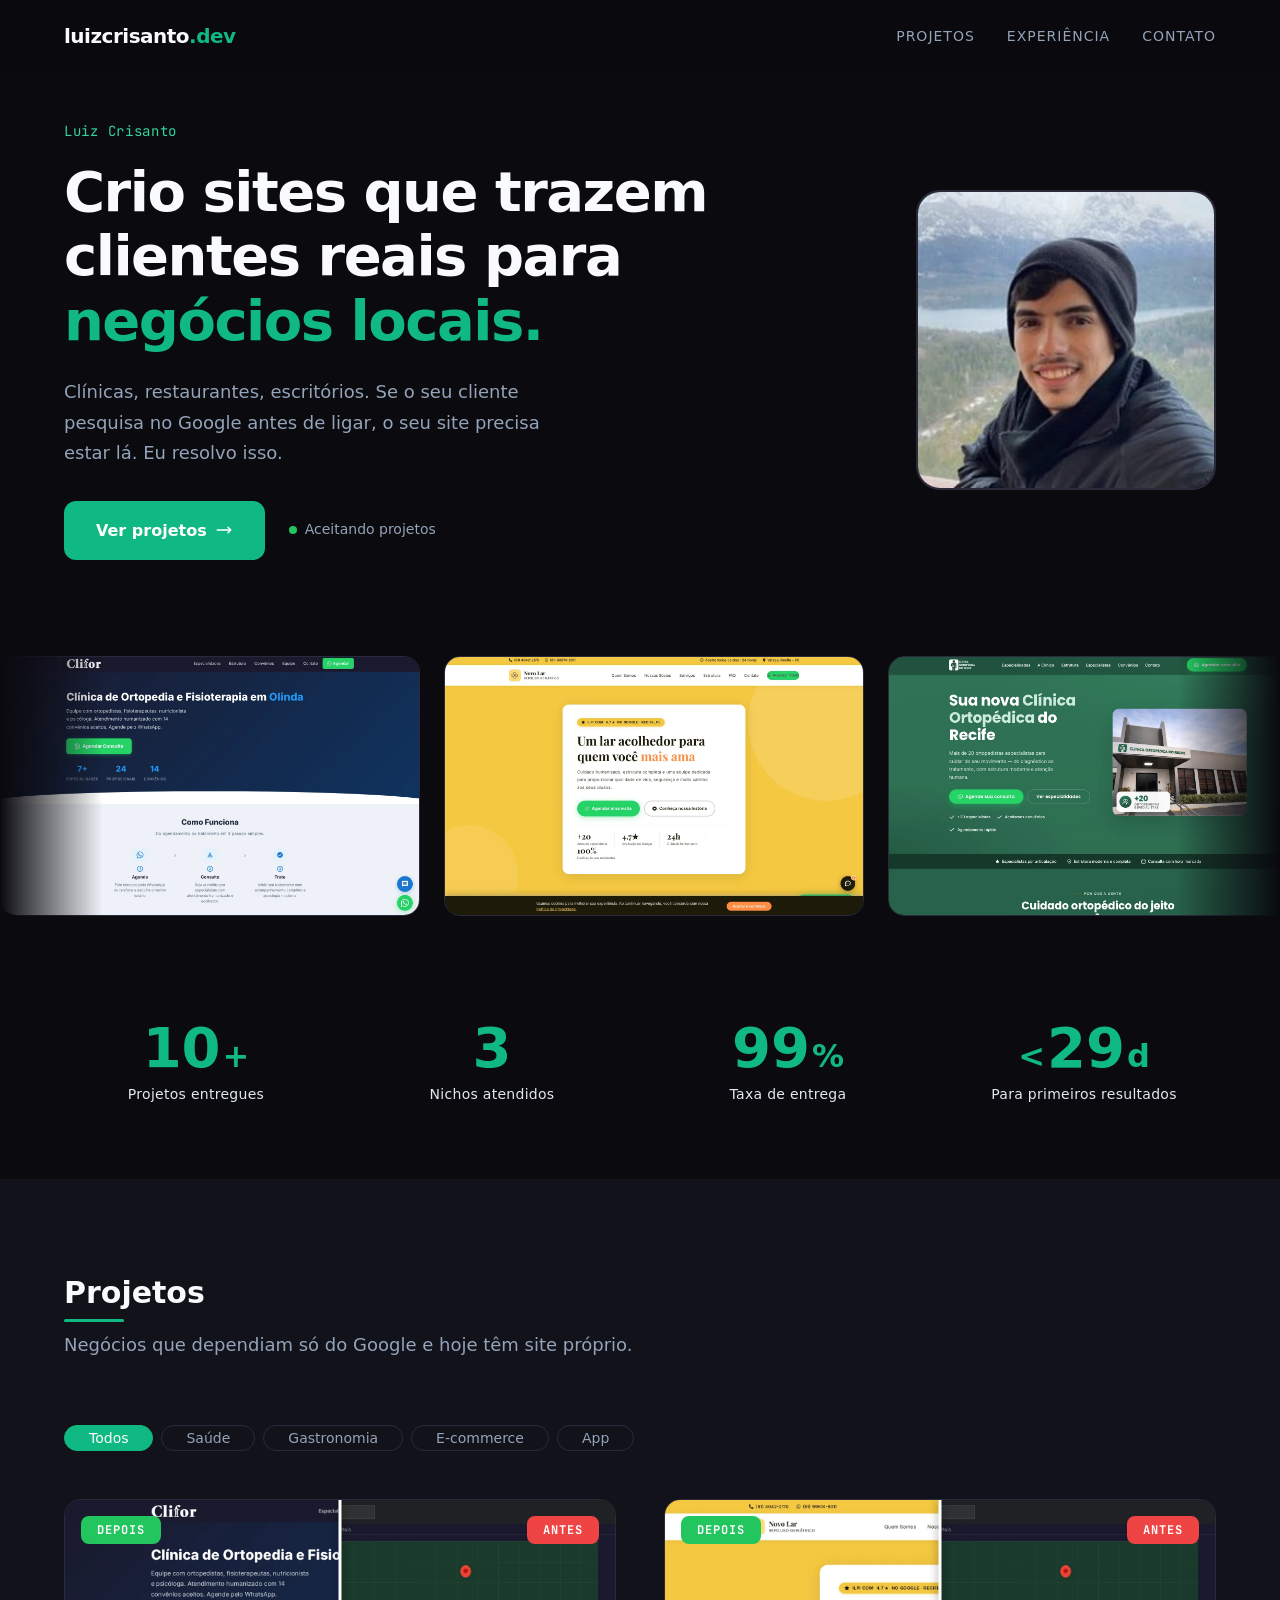
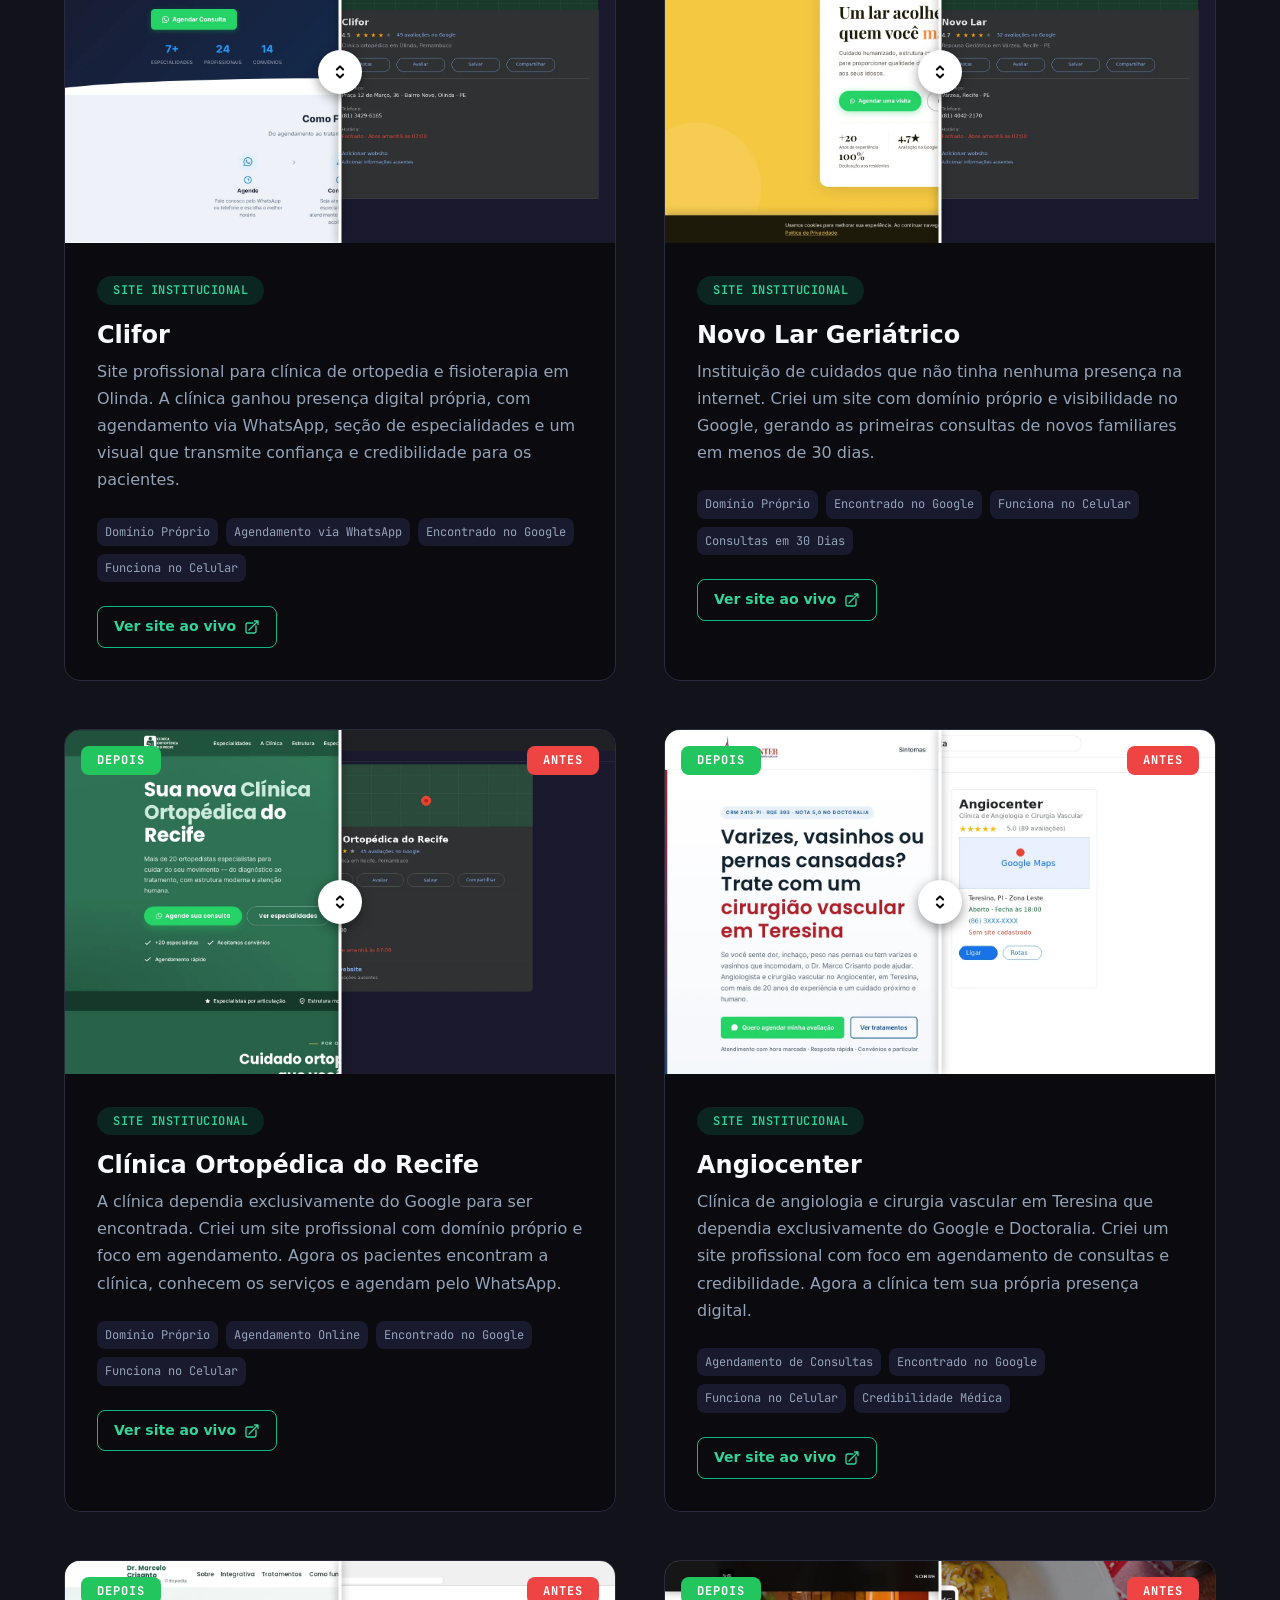
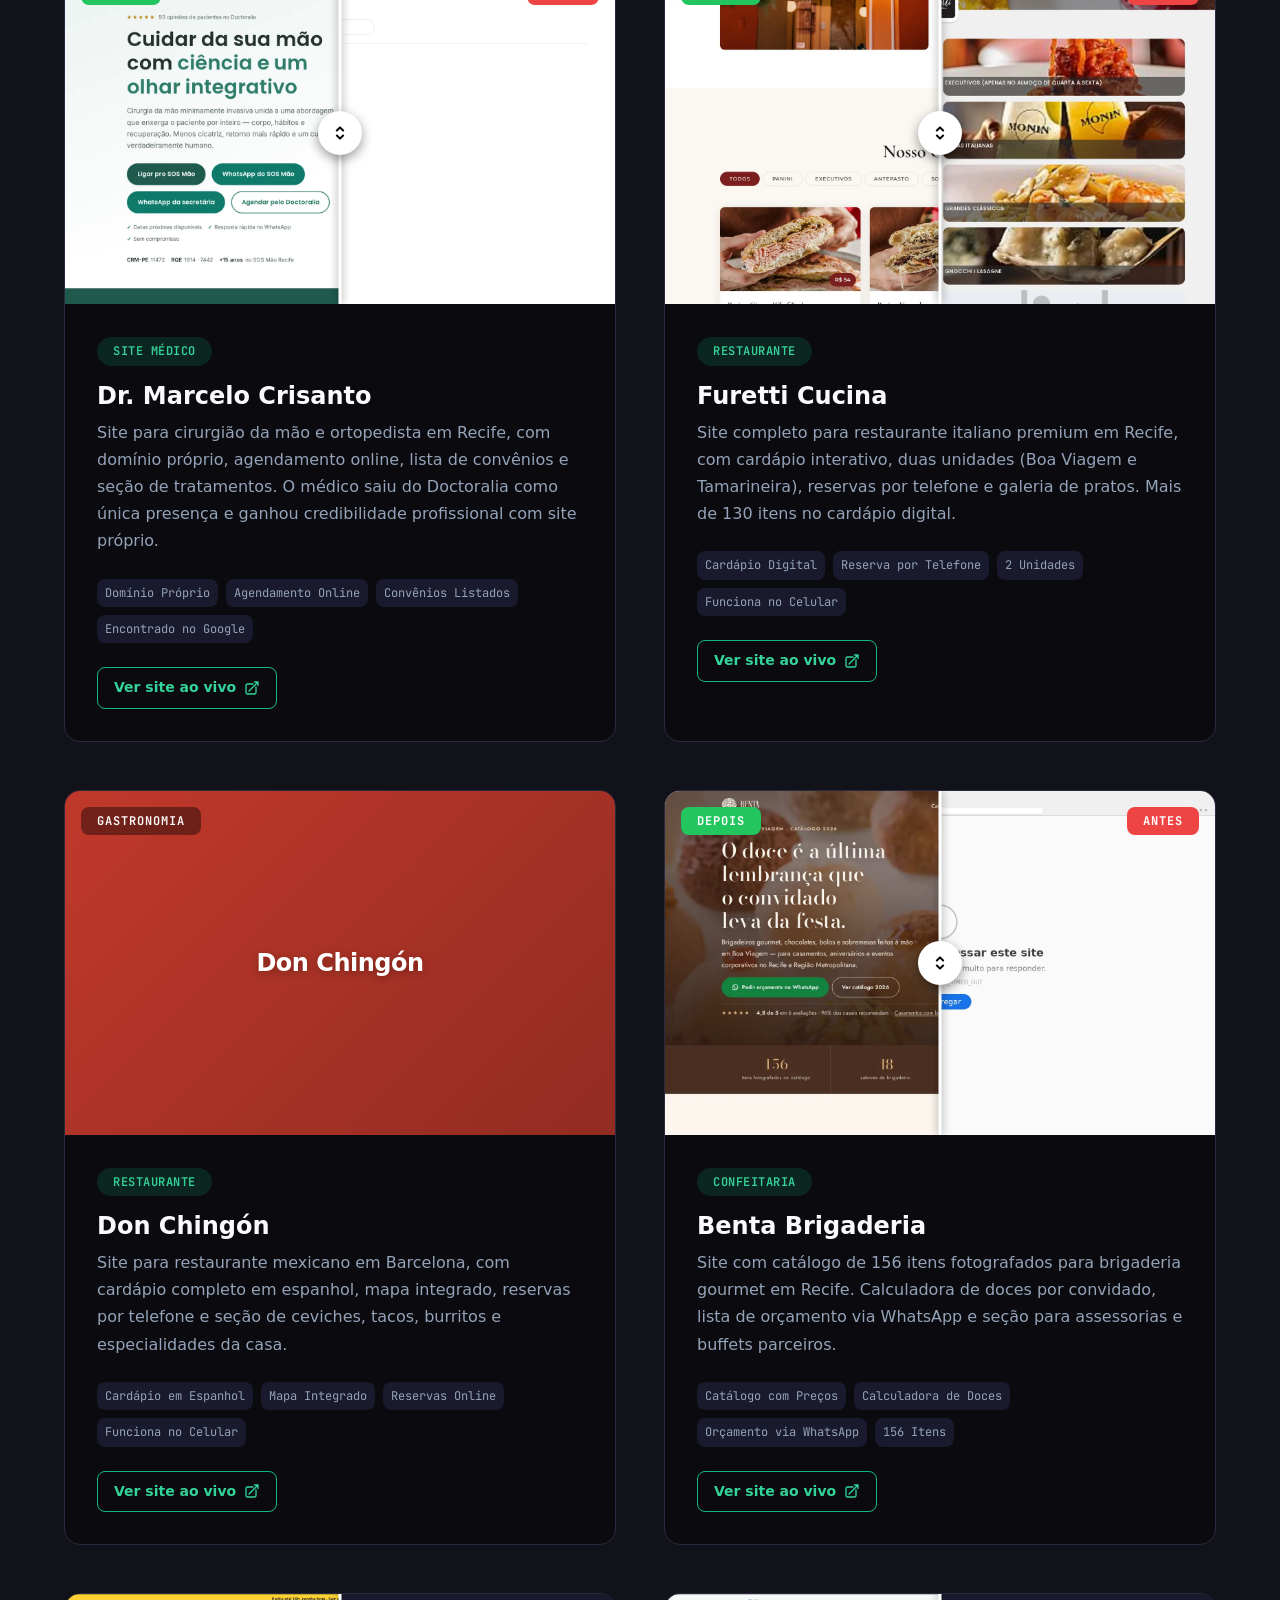
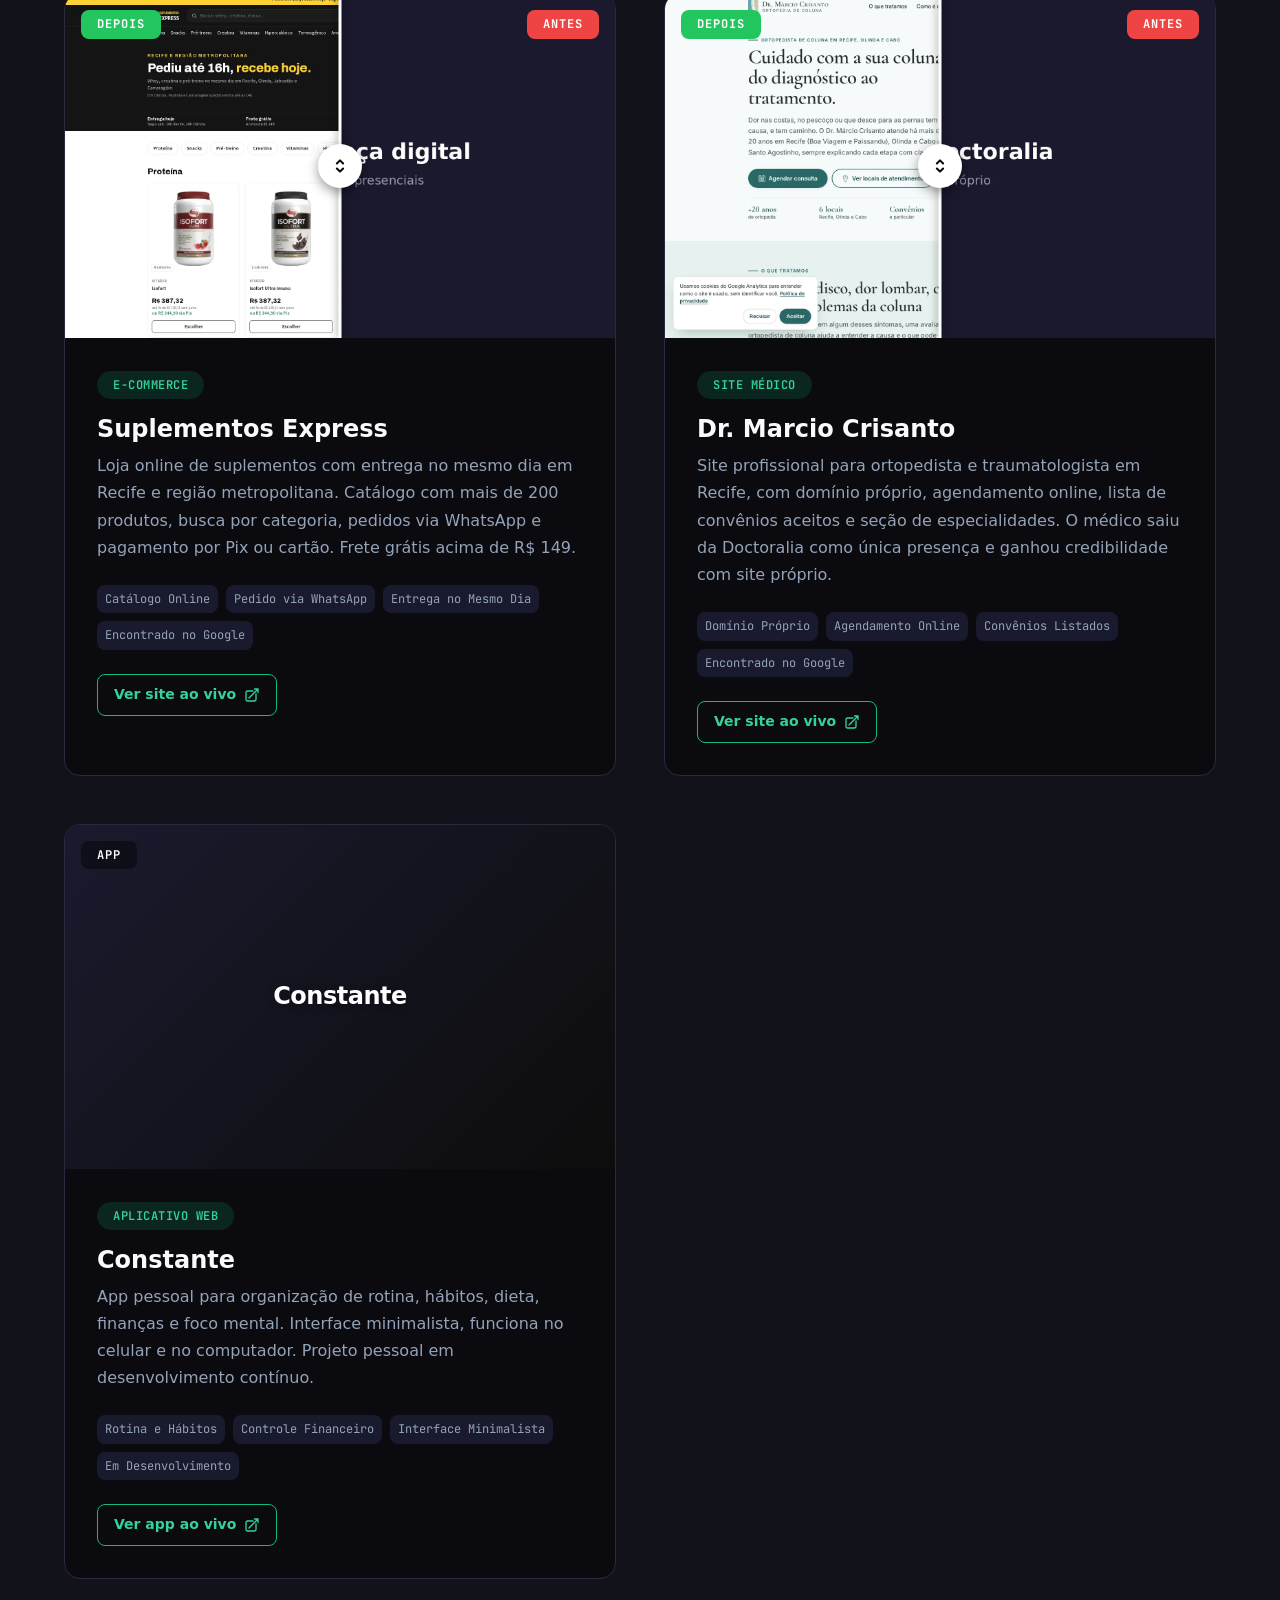
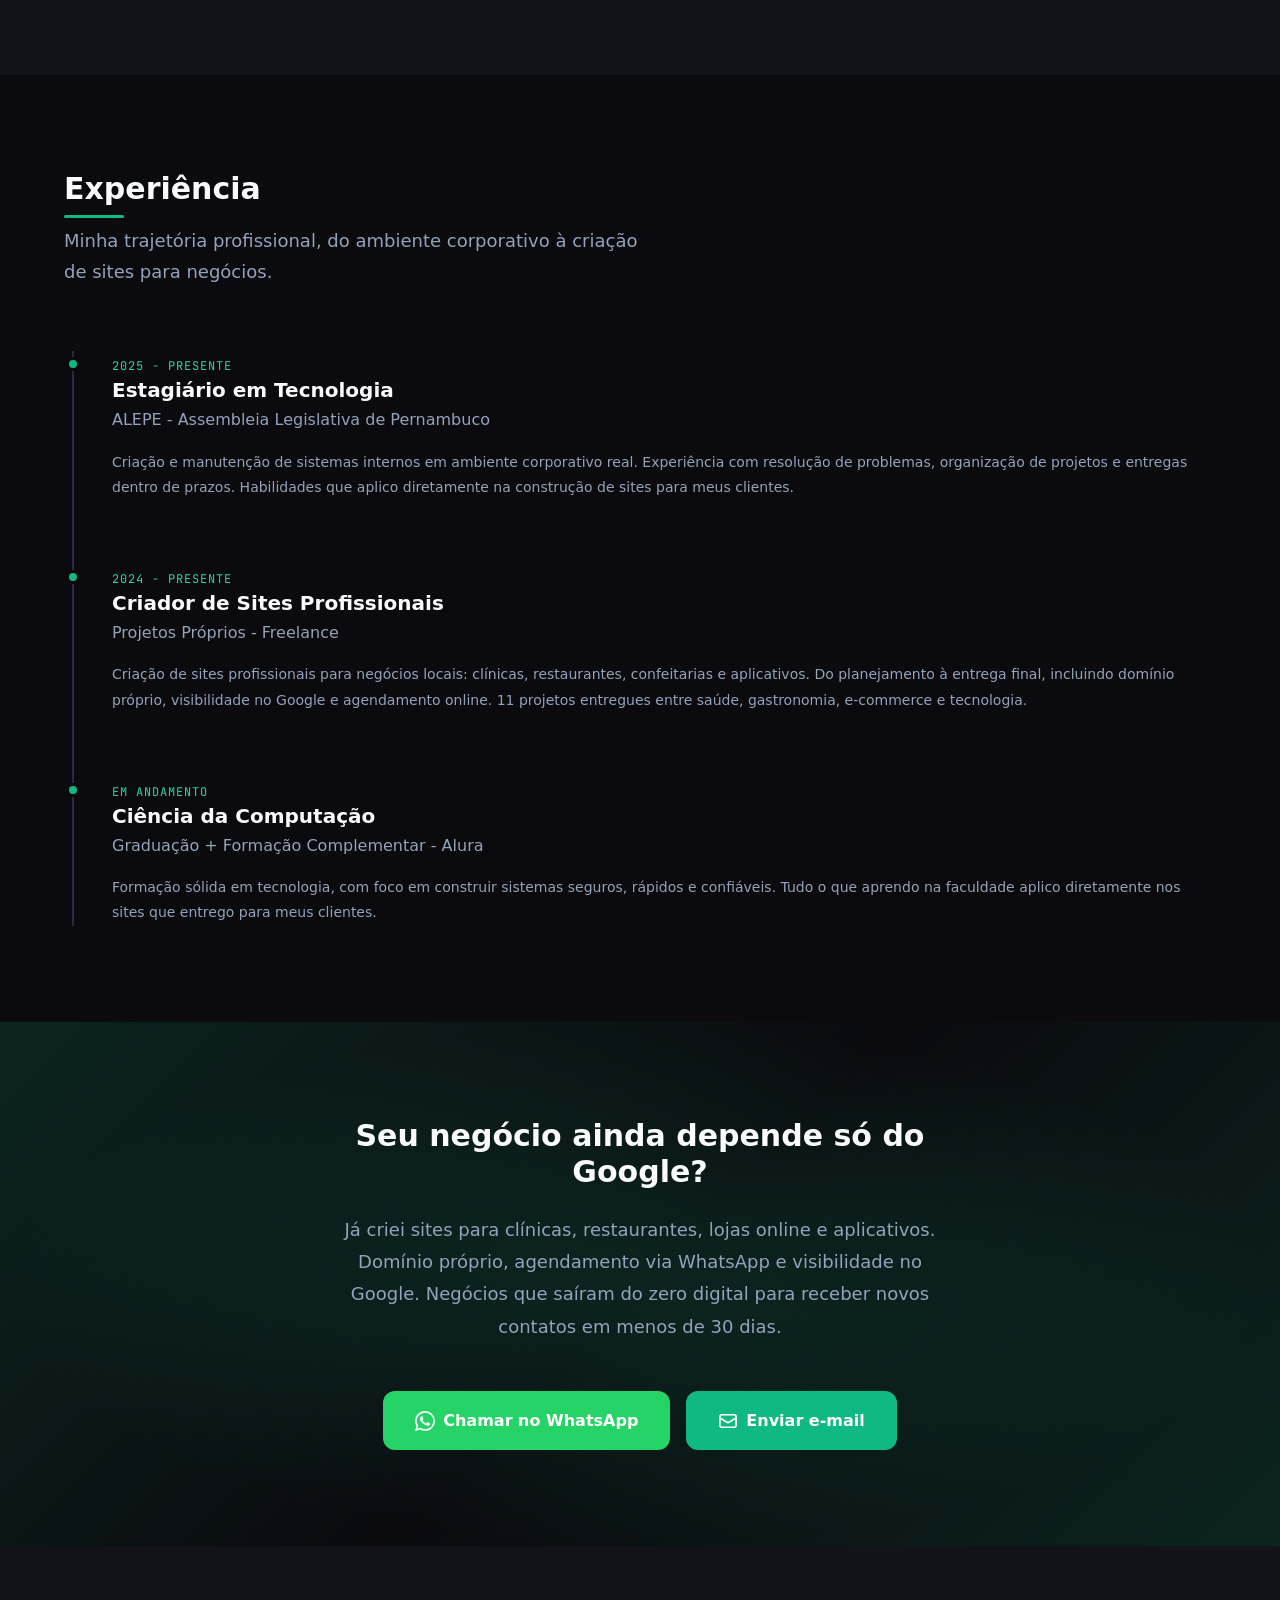
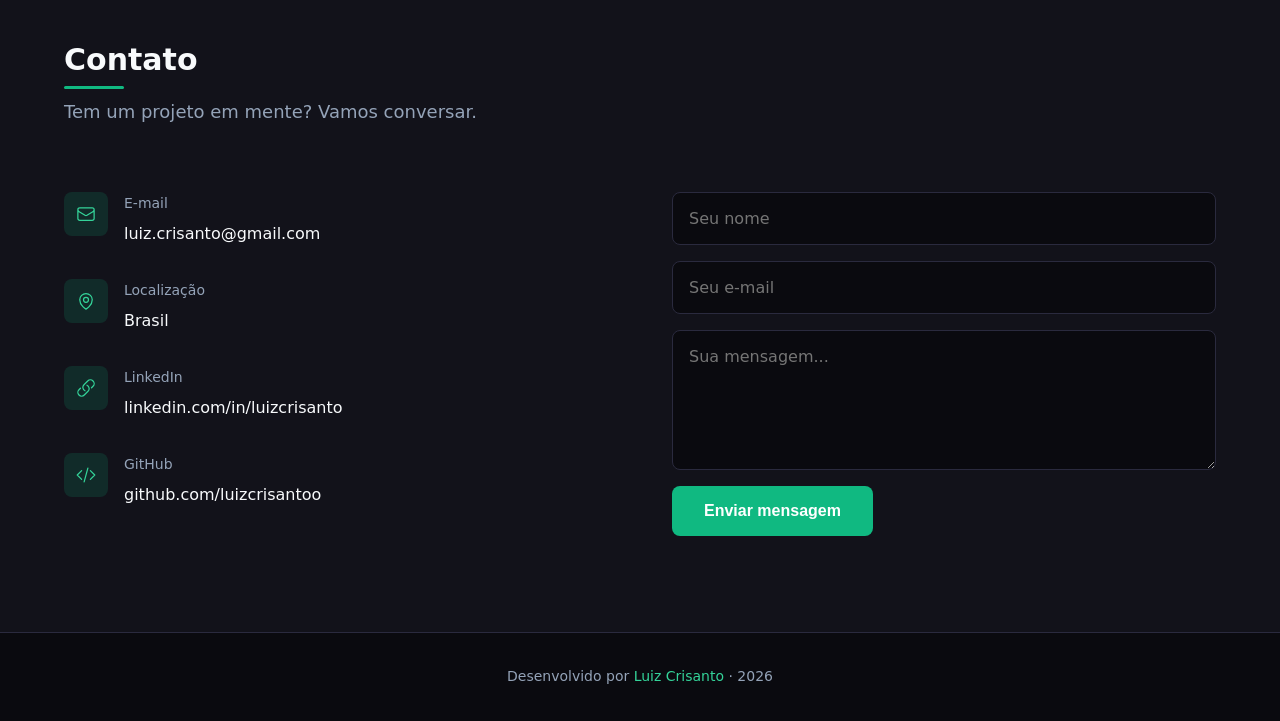
<file: index.html>
<!DOCTYPE html>
<html lang="pt-BR">
<head>
  <meta charset="UTF-8">
  <meta name="viewport" content="width=device-width, initial-scale=1.0">
  <meta name="description" content="Luiz Crisanto | Sites profissionais para negócios locais. 11 projetos entregues em saúde, gastronomia, e-commerce e tecnologia. Domínio próprio, agendamento online e presença no Google.">
  <meta name="author" content="Luiz Eduardo Cajueiro Crisanto">

  <!-- Open Graph -->
  <meta property="og:title" content="Luiz Crisanto |Sites Profissionais para Negócios">
  <meta property="og:description" content="11 projetos entregues em saúde, gastronomia, e-commerce e tecnologia. Domínio próprio, agendamento online e visibilidade no Google.">
  <meta property="og:type" content="website">
  <meta property="og:locale" content="pt_BR">
  <meta property="og:url" content="https://www.devluizcrisanto.com.br/">
  <meta property="og:image" content="https://www.devluizcrisanto.com.br/assets/images/og-image.jpg">
  <meta property="og:image:width" content="1200">
  <meta property="og:image:height" content="630">
  <meta property="og:site_name" content="Luiz Crisanto |Sites Profissionais">

  <!-- Twitter Card -->
  <meta name="twitter:card" content="summary_large_image">
  <meta name="twitter:title" content="Luiz Crisanto |Sites Profissionais para Negócios">
  <meta name="twitter:description" content="11 projetos entregues em saúde, gastronomia, e-commerce e tecnologia. Domínio próprio, agendamento online e visibilidade no Google.">
  <meta name="twitter:image" content="https://www.devluizcrisanto.com.br/assets/images/og-image.jpg">

  <!--
    Headers de segurança (configurar no servidor / Vercel / Netlify):
    Content-Security-Policy: default-src 'self'; script-src 'self'; style-src 'self' https://fonts.googleapis.com https://api.fontshare.com; font-src https://fonts.gstatic.com https://cdn.fontshare.com; img-src 'self' data:; connect-src 'self' https://formsubmit.co
    X-Frame-Options: DENY
    X-Content-Type-Options: nosniff
    Referrer-Policy: strict-origin-when-cross-origin
    Permissions-Policy: camera=(), microphone=(), geolocation=()
    Strict-Transport-Security: max-age=31536000; includeSubDomains
  -->

  <title>Luiz Crisanto |Sites Profissionais para Negócios</title>
  <link rel="canonical" href="https://www.devluizcrisanto.com.br/">
  <meta name="robots" content="index, follow">
  <meta name="theme-color" content="#0a0a0f">
  <link rel="icon" href="favicon.ico" sizes="any">
  <link rel="apple-touch-icon" href="apple-touch-icon.png">

  <!-- Fonts -->
  <link rel="preconnect" href="https://api.fontshare.com" crossorigin>
  <link href="https://api.fontshare.com/v2/css?f[]=satoshi@400,500,700,900&display=swap" rel="stylesheet">
  <link rel="preconnect" href="https://fonts.googleapis.com">
  <link rel="preconnect" href="https://fonts.gstatic.com" crossorigin>
  <link href="https://fonts.googleapis.com/css2?family=JetBrains+Mono:wght@400;500;700&display=swap" rel="stylesheet">

  <!-- CSS -->
  <link rel="preload" href="css/styles.css" as="style">
  <link rel="stylesheet" href="css/styles.css">

  <!-- Structured Data -->
  <script type="application/ld+json">
  {
    "@context": "https://schema.org",
    "@type": "Person",
    "name": "Luiz Eduardo Cajueiro Crisanto",
    "alternateName": "Luiz Crisanto",
    "url": "https://www.devluizcrisanto.com.br",
    "image": "https://www.devluizcrisanto.com.br/assets/images/profile.webp",
    "jobTitle": "Criador de Sites Profissionais",
    "description": "Sites profissionais para negócios locais. 11 projetos entregues em saúde, gastronomia, e-commerce e tecnologia.",
    "knowsAbout": ["Sites Profissionais", "Presença Digital", "Agendamento Online", "Domínio Próprio", "Visibilidade no Google", "Sites para Restaurantes", "Sites para Clínicas", "E-commerce", "Loja Online"],
    "sameAs": [
      "https://www.linkedin.com/in/luizcrisanto/",
      "https://github.com/luizcrisantoo"
    ],
    "email": "mailto:luiz.crisanto@gmail.com",
    "address": {
      "@type": "PostalAddress",
      "addressCountry": "BR",
      "addressRegion": "PE"
    }
  }
  </script>
</head>
<body>

  <!-- ════════════════════════════════════════════════════════════════════════
       HEADER / NAVEGAÇÃO
       ════════════════════════════════════════════════════════════════════════ -->
  <header class="header" id="header">
    <div class="container header__inner">
      <a href="#" class="header__logo">luizcrisanto<span>.dev</span></a>

      <nav aria-label="Navegação principal">
        <ul class="nav__list" id="navList">
          <li><a href="#projects" class="nav__link">Projetos</a></li>
          <li><a href="#experience" class="nav__link">Experiência</a></li>
          <li><a href="#contact" class="nav__link">Contato</a></li>
        </ul>
      </nav>

      <button class="nav__toggle" id="navToggle" aria-label="Abrir menu" aria-expanded="false">
        <span></span>
        <span></span>
        <span></span>
      </button>
    </div>
  </header>

  <main>

  <!-- ════════════════════════════════════════════════════════════════════════
       HERO
       ════════════════════════════════════════════════════════════════════════ -->
  <section class="hero" id="hero">
    <div class="container hero__grid">
      <div class="hero__content">
        <p class="hero__intro">Luiz Crisanto</p>

        <h1 class="hero__title">
          Crio sites que trazem<br>
          clientes reais para<br>
          <span class="hero__title-accent">negócios locais.</span>
        </h1>

        <p class="hero__description">
          Clínicas, restaurantes, escritórios. Se o seu cliente pesquisa no
          Google antes de ligar, o seu site precisa estar lá. Eu resolvo isso.
        </p>

        <div class="hero__actions">
          <a href="#projects" class="hero__cta">
            Ver projetos
            <svg xmlns="http://www.w3.org/2000/svg" fill="none" viewBox="0 0 24 24" stroke-width="2" stroke="currentColor">
              <path stroke-linecap="round" stroke-linejoin="round" d="M17.25 8.25 21 12m0 0-3.75 3.75M21 12H3"/>
            </svg>
          </a>
          <span class="hero__signal">
            <span class="hero__signal-dot"></span>
            Aceitando projetos
          </span>
        </div>
      </div>

      <div class="hero__visual">
        <img
          src="assets/images/profile.webp"
          alt="Luiz Crisanto, desenvolvedor web"
          class="hero__photo"
          width="320"
          height="320"
          loading="eager"
        >
      </div>
    </div>
  </section>

  <!-- ════════════════════════════════════════════════════════════════════════
       SHOWCASE — Galeria 3D de projetos
       ════════════════════════════════════════════════════════════════════════ -->
  <section class="showcase" aria-label="Galeria de projetos">
    <div class="showcase__track">
      <img src="assets/images/clifor-after.webp" alt="Clifor" class="showcase__img" loading="lazy">
      <img src="assets/images/novolar-after.webp" alt="Novo Lar Geriátrico" class="showcase__img" loading="lazy">
      <img src="assets/images/ortopedica-after.webp" alt="Clínica Ortopédica do Recife" class="showcase__img" loading="lazy">
      <img src="assets/images/drmarco-after.webp" alt="Angiocenter" class="showcase__img" loading="lazy">
      <img src="assets/images/drmarcelo-after.webp" alt="Dr. Marcelo Crisanto" class="showcase__img" loading="lazy">
      <img src="assets/images/furetti-after.webp" alt="Furetti Cucina" class="showcase__img" loading="lazy">
      <img src="assets/images/donchingon-after.webp" alt="Don Chingón" class="showcase__img" loading="lazy">
      <img src="assets/images/benta-after.webp" alt="Benta Brigaderia" class="showcase__img" loading="lazy">
      <img src="assets/images/suplementos-after.webp" alt="Suplementos Express" class="showcase__img" loading="lazy">
      <img src="assets/images/drmarcio-after.webp" alt="Dr. Marcio Crisanto" class="showcase__img" loading="lazy">
      <img src="assets/images/constante-after.webp" alt="Constante" class="showcase__img" loading="lazy">
      <!-- Duplicados para loop infinito -->
      <img src="assets/images/clifor-after.webp" alt="" class="showcase__img" loading="lazy" aria-hidden="true">
      <img src="assets/images/novolar-after.webp" alt="" class="showcase__img" loading="lazy" aria-hidden="true">
      <img src="assets/images/ortopedica-after.webp" alt="" class="showcase__img" loading="lazy" aria-hidden="true">
      <img src="assets/images/drmarco-after.webp" alt="" class="showcase__img" loading="lazy" aria-hidden="true">
      <img src="assets/images/drmarcelo-after.webp" alt="" class="showcase__img" loading="lazy" aria-hidden="true">
      <img src="assets/images/furetti-after.webp" alt="" class="showcase__img" loading="lazy" aria-hidden="true">
      <img src="assets/images/donchingon-after.webp" alt="" class="showcase__img" loading="lazy" aria-hidden="true">
      <img src="assets/images/benta-after.webp" alt="" class="showcase__img" loading="lazy" aria-hidden="true">
      <img src="assets/images/suplementos-after.webp" alt="" class="showcase__img" loading="lazy" aria-hidden="true">
      <img src="assets/images/drmarcio-after.webp" alt="" class="showcase__img" loading="lazy" aria-hidden="true">
      <img src="assets/images/constante-after.webp" alt="" class="showcase__img" loading="lazy" aria-hidden="true">
    </div>
  </section>

  <!-- ════════════════════════════════════════════════════════════════════════
       STATS — Números e resultados
       ════════════════════════════════════════════════════════════════════════ -->
  <section class="stats">
    <div class="container stats__grid">
      <div class="stats__item reveal">
        <div class="stats__number-wrap">
          <span class="stats__number" data-count="11">0</span>
          <span class="stats__suffix">+</span>
        </div>
        <span class="stats__label">Projetos entregues</span>
      </div>
      <div class="stats__item reveal">
        <div class="stats__number-wrap">
          <span class="stats__number" data-count="4">0</span>
        </div>
        <span class="stats__label">Nichos atendidos</span>
      </div>
      <div class="stats__item reveal">
        <div class="stats__number-wrap">
          <span class="stats__number" data-count="100">0</span>
          <span class="stats__suffix">%</span>
        </div>
        <span class="stats__label">Taxa de entrega</span>
      </div>
      <div class="stats__item reveal">
        <div class="stats__number-wrap">
          <span class="stats__prefix">&lt;</span>
          <span class="stats__number" data-count="30">0</span>
          <span class="stats__suffix">d</span>
        </div>
        <span class="stats__label">Para primeiros resultados</span>
      </div>
    </div>
  </section>

  <!-- ════════════════════════════════════════════════════════════════════════
       PROJETOS
       ════════════════════════════════════════════════════════════════════════ -->
  <section class="section projects" id="projects">
    <div class="container">
      <h2 class="section__title reveal">Projetos</h2>
      <p class="section__subtitle reveal">
        Negócios que dependiam só do Google e hoje têm site próprio.
      </p>

      <div class="projects__filters reveal">
        <button class="filter-btn filter-btn--active" data-filter="todos">Todos</button>
        <button class="filter-btn" data-filter="saude">Saúde</button>
        <button class="filter-btn" data-filter="gastronomia">Gastronomia</button>
        <button class="filter-btn" data-filter="ecommerce">E-commerce</button>
        <button class="filter-btn" data-filter="app">App</button>
      </div>

      <div class="projects__grid">

        <!-- ── Projeto 1: Clifor ── -->
        <article class="project-card reveal" data-category="saude">
          <div class="project-card__slider" data-slider>
            <img
              src="assets/images/clifor-before.webp"
              alt="Clifor - versão anterior do sistema"
              class="project-card__img project-card__img--before"
              loading="lazy"
            >
            <img
              src="assets/images/clifor-after.webp"
              alt="Clifor - nova interface redesenhada"
              class="project-card__img project-card__img--after"
              loading="lazy"
            >
            <span class="project-card__label project-card__label--before">Antes</span>
            <span class="project-card__label project-card__label--after">Depois</span>
            <div class="project-card__divider" data-divider></div>
            <div class="project-card__handle" data-handle>
              <svg xmlns="http://www.w3.org/2000/svg" fill="none" viewBox="0 0 24 24" stroke-width="2.5" stroke="currentColor">
                <path stroke-linecap="round" stroke-linejoin="round" d="M8.25 15 12 18.75 15.75 15m-7.5-6L12 5.25 15.75 9"/>
              </svg>
            </div>
            <input
              type="range"
              min="0"
              max="100"
              value="50"
              class="project-card__range"
              data-range
              aria-label="Comparar antes e depois do projeto Clifor"
            >
          </div>
          <div class="project-card__body">
            <span class="project-card__tag">Site Institucional</span>
            <h3 class="project-card__title">Clifor</h3>
            <p class="project-card__desc">
              Site profissional para clínica de ortopedia e fisioterapia em Olinda.
              A clínica ganhou presença digital própria, com agendamento via WhatsApp,
              seção de especialidades e um visual que transmite confiança
              e credibilidade para os pacientes.
            </p>
            <div class="project-card__tech">
              <span class="project-card__tech-item">Domínio Próprio</span>
              <span class="project-card__tech-item">Agendamento via WhatsApp</span>
              <span class="project-card__tech-item">Encontrado no Google</span>
              <span class="project-card__tech-item">Funciona no Celular</span>
            </div>
            <a href="https://www.cliforolinda.com.br/" class="project-card__link" target="_blank" rel="noopener noreferrer">
              Ver site ao vivo
              <svg xmlns="http://www.w3.org/2000/svg" fill="none" viewBox="0 0 24 24" stroke-width="2" stroke="currentColor" width="16" height="16">
                <path stroke-linecap="round" stroke-linejoin="round" d="M13.5 6H5.25A2.25 2.25 0 0 0 3 8.25v10.5A2.25 2.25 0 0 0 5.25 21h10.5A2.25 2.25 0 0 0 18 18.75V10.5m-10.5 6L21 3m0 0h-5.25M21 3v5.25"/>
              </svg>
            </a>
          </div>
        </article>

        <!-- ── Projeto 2: Novo Lar Geriátrico ── -->
        <article class="project-card reveal" data-category="saude">
          <div class="project-card__slider" data-slider>
            <img
              src="assets/images/novolar-before.webp"
              alt="Novo Lar Geriátrico - sem presença digital"
              class="project-card__img project-card__img--before"
              loading="lazy"
            >
            <img
              src="assets/images/novolar-after.webp"
              alt="Novo Lar Geriátrico - site institucional novo"
              class="project-card__img project-card__img--after"
              loading="lazy"
            >
            <span class="project-card__label project-card__label--before">Antes</span>
            <span class="project-card__label project-card__label--after">Depois</span>
            <div class="project-card__divider" data-divider></div>
            <div class="project-card__handle" data-handle>
              <svg xmlns="http://www.w3.org/2000/svg" fill="none" viewBox="0 0 24 24" stroke-width="2.5" stroke="currentColor">
                <path stroke-linecap="round" stroke-linejoin="round" d="M8.25 15 12 18.75 15.75 15m-7.5-6L12 5.25 15.75 9"/>
              </svg>
            </div>
            <input
              type="range"
              min="0"
              max="100"
              value="50"
              class="project-card__range"
              data-range
              aria-label="Comparar antes e depois do projeto Novo Lar"
            >
          </div>
          <div class="project-card__body">
            <span class="project-card__tag">Site Institucional</span>
            <h3 class="project-card__title">Novo Lar Geriátrico</h3>
            <p class="project-card__desc">
              Instituição de cuidados que não tinha nenhuma presença na internet.
              Criei um site com domínio próprio e visibilidade no Google, gerando
              as primeiras consultas de novos familiares em menos de 30 dias.
            </p>
            <div class="project-card__tech">
              <span class="project-card__tech-item">Domínio Próprio</span>
              <span class="project-card__tech-item">Encontrado no Google</span>
              <span class="project-card__tech-item">Funciona no Celular</span>
              <span class="project-card__tech-item">Consultas em 30 Dias</span>
            </div>
            <a href="https://novolargeriatrico.com.br/" class="project-card__link" target="_blank" rel="noopener noreferrer">
              Ver site ao vivo
              <svg xmlns="http://www.w3.org/2000/svg" fill="none" viewBox="0 0 24 24" stroke-width="2" stroke="currentColor" width="16" height="16">
                <path stroke-linecap="round" stroke-linejoin="round" d="M13.5 6H5.25A2.25 2.25 0 0 0 3 8.25v10.5A2.25 2.25 0 0 0 5.25 21h10.5A2.25 2.25 0 0 0 18 18.75V10.5m-10.5 6L21 3m0 0h-5.25M21 3v5.25"/>
              </svg>
            </a>
          </div>
        </article>

        <!-- ── Projeto 3: Clínica Ortopédica do Recife ── -->
        <article class="project-card reveal" data-category="saude">
          <div class="project-card__slider" data-slider>
            <img
              src="assets/images/ortopedica-before.webp"
              alt="Clínica Ortopédica do Recife - apenas Google Business"
              class="project-card__img project-card__img--before"
              loading="lazy"
            >
            <img
              src="assets/images/ortopedica-after.webp"
              alt="Clínica Ortopédica do Recife - site profissional"
              class="project-card__img project-card__img--after"
              loading="lazy"
            >
            <span class="project-card__label project-card__label--before">Antes</span>
            <span class="project-card__label project-card__label--after">Depois</span>
            <div class="project-card__divider" data-divider></div>
            <div class="project-card__handle" data-handle>
              <svg xmlns="http://www.w3.org/2000/svg" fill="none" viewBox="0 0 24 24" stroke-width="2.5" stroke="currentColor">
                <path stroke-linecap="round" stroke-linejoin="round" d="M8.25 15 12 18.75 15.75 15m-7.5-6L12 5.25 15.75 9"/>
              </svg>
            </div>
            <input
              type="range"
              min="0"
              max="100"
              value="50"
              class="project-card__range"
              data-range
              aria-label="Comparar antes e depois da Clínica Ortopédica do Recife"
            >
          </div>
          <div class="project-card__body">
            <span class="project-card__tag">Site Institucional</span>
            <h3 class="project-card__title">Clínica Ortopédica do Recife</h3>
            <p class="project-card__desc">
              A clínica dependia exclusivamente do Google para ser encontrada.
              Criei um site profissional com domínio próprio e foco em
              agendamento. Agora os pacientes encontram a clínica, conhecem
              os serviços e agendam pelo WhatsApp.
            </p>
            <div class="project-card__tech">
              <span class="project-card__tech-item">Domínio Próprio</span>
              <span class="project-card__tech-item">Agendamento Online</span>
              <span class="project-card__tech-item">Encontrado no Google</span>
              <span class="project-card__tech-item">Funciona no Celular</span>
            </div>
            <a href="https://www.clinicaortopedicadorecife.com.br/" class="project-card__link" target="_blank" rel="noopener noreferrer">
              Ver site ao vivo
              <svg xmlns="http://www.w3.org/2000/svg" fill="none" viewBox="0 0 24 24" stroke-width="2" stroke="currentColor" width="16" height="16">
                <path stroke-linecap="round" stroke-linejoin="round" d="M13.5 6H5.25A2.25 2.25 0 0 0 3 8.25v10.5A2.25 2.25 0 0 0 5.25 21h10.5A2.25 2.25 0 0 0 18 18.75V10.5m-10.5 6L21 3m0 0h-5.25M21 3v5.25"/>
              </svg>
            </a>
          </div>
        </article>

        <!-- ── Projeto 4: Angiocenter ── -->
        <article class="project-card reveal" data-category="saude">
          <div class="project-card__slider" data-slider>
            <img
              src="assets/images/drmarco-before.webp"
              alt="Angiocenter - apenas Google Business"
              class="project-card__img project-card__img--before"
              loading="lazy"
            >
            <img
              src="assets/images/drmarco-after.webp"
              alt="Angiocenter - site profissional"
              class="project-card__img project-card__img--after"
              loading="lazy"
            >
            <span class="project-card__label project-card__label--before">Antes</span>
            <span class="project-card__label project-card__label--after">Depois</span>
            <div class="project-card__divider" data-divider></div>
            <div class="project-card__handle" data-handle>
              <svg xmlns="http://www.w3.org/2000/svg" fill="none" viewBox="0 0 24 24" stroke-width="2.5" stroke="currentColor" aria-hidden="true">
                <path stroke-linecap="round" stroke-linejoin="round" d="M8.25 15 12 18.75 15.75 15m-7.5-6L12 5.25 15.75 9"/>
              </svg>
            </div>
            <input
              type="range"
              min="0"
              max="100"
              value="50"
              class="project-card__range"
              data-range
              aria-label="Comparar antes e depois do site Angiocenter"
            >
          </div>
          <div class="project-card__body">
            <span class="project-card__tag">Site Institucional</span>
            <h3 class="project-card__title">Angiocenter</h3>
            <p class="project-card__desc">
              Clínica de angiologia e cirurgia vascular em Teresina que dependia
              exclusivamente do Google e Doctoralia. Criei um site profissional
              com foco em agendamento de consultas e credibilidade. Agora a
              clínica tem sua própria presença digital.
            </p>
            <div class="project-card__tech">
              <span class="project-card__tech-item">Agendamento de Consultas</span>
              <span class="project-card__tech-item">Encontrado no Google</span>
              <span class="project-card__tech-item">Funciona no Celular</span>
              <span class="project-card__tech-item">Credibilidade Médica</span>
            </div>
            <a href="https://luizcrisantoo.github.io/site-dr-marco/" class="project-card__link" target="_blank" rel="noopener noreferrer">
              Ver site ao vivo
              <svg xmlns="http://www.w3.org/2000/svg" fill="none" viewBox="0 0 24 24" stroke-width="2" stroke="currentColor" width="16" height="16" aria-hidden="true">
                <path stroke-linecap="round" stroke-linejoin="round" d="M13.5 6H5.25A2.25 2.25 0 0 0 3 8.25v10.5A2.25 2.25 0 0 0 5.25 21h10.5A2.25 2.25 0 0 0 18 18.75V10.5m-10.5 6L21 3m0 0h-5.25M21 3v5.25"/>
              </svg>
            </a>
          </div>
        </article>

        <!-- ── Projeto 5: Dr. Marcelo Crisanto ── -->
        <article class="project-card reveal" data-category="saude">
          <div class="project-card__slider" data-slider>
            <img
              src="assets/images/drmarcelo-before.webp"
              alt="Dr. Marcelo Crisanto - sem site profissional"
              class="project-card__img project-card__img--before"
              loading="lazy"
            >
            <img
              src="assets/images/drmarcelo-after.webp"
              alt="Dr. Marcelo Crisanto - site profissional com agendamento"
              class="project-card__img project-card__img--after"
              loading="lazy"
            >
            <span class="project-card__label project-card__label--before">Antes</span>
            <span class="project-card__label project-card__label--after">Depois</span>
            <div class="project-card__divider" data-divider></div>
            <div class="project-card__handle" data-handle>
              <svg xmlns="http://www.w3.org/2000/svg" fill="none" viewBox="0 0 24 24" stroke-width="2.5" stroke="currentColor" aria-hidden="true">
                <path stroke-linecap="round" stroke-linejoin="round" d="M8.25 15 12 18.75 15.75 15m-7.5-6L12 5.25 15.75 9"/>
              </svg>
            </div>
            <input
              type="range"
              min="0"
              max="100"
              value="50"
              class="project-card__range"
              data-range
              aria-label="Comparar antes e depois do site Dr. Marcelo Crisanto"
            >
          </div>
          <div class="project-card__body">
            <span class="project-card__tag">Site Médico</span>
            <h3 class="project-card__title">Dr. Marcelo Crisanto</h3>
            <p class="project-card__desc">
              Site para cirurgião da mão e ortopedista em Recife, com domínio próprio,
              agendamento online, lista de convênios e seção de tratamentos.
              O médico saiu do Doctoralia como única presença e ganhou
              credibilidade profissional com site próprio.
            </p>
            <div class="project-card__tech">
              <span class="project-card__tech-item">Domínio Próprio</span>
              <span class="project-card__tech-item">Agendamento Online</span>
              <span class="project-card__tech-item">Convênios Listados</span>
              <span class="project-card__tech-item">Encontrado no Google</span>
            </div>
            <a href="https://www.drmarcelocrisanto.com.br/" class="project-card__link" target="_blank" rel="noopener noreferrer">
              Ver site ao vivo
              <svg xmlns="http://www.w3.org/2000/svg" fill="none" viewBox="0 0 24 24" stroke-width="2" stroke="currentColor" width="16" height="16" aria-hidden="true">
                <path stroke-linecap="round" stroke-linejoin="round" d="M13.5 6H5.25A2.25 2.25 0 0 0 3 8.25v10.5A2.25 2.25 0 0 0 5.25 21h10.5A2.25 2.25 0 0 0 18 18.75V10.5m-10.5 6L21 3m0 0h-5.25M21 3v5.25"/>
              </svg>
            </a>
          </div>
        </article>

        <!-- ── Projeto 6: Furetti Cucina ── -->
        <article class="project-card reveal" data-category="gastronomia">
          <div class="project-card__slider" data-slider>
            <img
              src="assets/images/furetti-before.webp"
              alt="Furetti Cucina - cardápio digital antigo (Menap)"
              class="project-card__img project-card__img--before"
              loading="lazy"
            >
            <img
              src="assets/images/furetti-after.webp"
              alt="Furetti Cucina - site completo com cardápio e reservas"
              class="project-card__img project-card__img--after"
              loading="lazy"
            >
            <span class="project-card__label project-card__label--before">Antes</span>
            <span class="project-card__label project-card__label--after">Depois</span>
            <div class="project-card__divider" data-divider></div>
            <div class="project-card__handle" data-handle>
              <svg xmlns="http://www.w3.org/2000/svg" fill="none" viewBox="0 0 24 24" stroke-width="2.5" stroke="currentColor" aria-hidden="true">
                <path stroke-linecap="round" stroke-linejoin="round" d="M8.25 15 12 18.75 15.75 15m-7.5-6L12 5.25 15.75 9"/>
              </svg>
            </div>
            <input
              type="range"
              min="0"
              max="100"
              value="50"
              class="project-card__range"
              data-range
              aria-label="Comparar antes e depois do site Furetti Cucina"
            >
          </div>
          <div class="project-card__body">
            <span class="project-card__tag">Restaurante</span>
            <h3 class="project-card__title">Furetti Cucina</h3>
            <p class="project-card__desc">
              Site completo para restaurante italiano premium em Recife, com cardápio
              interativo, duas unidades (Boa Viagem e Tamarineira), reservas por
              telefone e galeria de pratos. Mais de 130 itens no cardápio digital.
            </p>
            <div class="project-card__tech">
              <span class="project-card__tech-item">Cardápio Digital</span>
              <span class="project-card__tech-item">Reserva por Telefone</span>
              <span class="project-card__tech-item">2 Unidades</span>
              <span class="project-card__tech-item">Funciona no Celular</span>
            </div>
            <a href="https://luizcrisantoo.github.io/furetti-cucina/" class="project-card__link" target="_blank" rel="noopener noreferrer">
              Ver site ao vivo
              <svg xmlns="http://www.w3.org/2000/svg" fill="none" viewBox="0 0 24 24" stroke-width="2" stroke="currentColor" width="16" height="16" aria-hidden="true">
                <path stroke-linecap="round" stroke-linejoin="round" d="M13.5 6H5.25A2.25 2.25 0 0 0 3 8.25v10.5A2.25 2.25 0 0 0 5.25 21h10.5A2.25 2.25 0 0 0 18 18.75V10.5m-10.5 6L21 3m0 0h-5.25M21 3v5.25"/>
              </svg>
            </a>
          </div>
        </article>

        <!-- ── Projeto 7: Don Chingón ── -->
        <article class="project-card reveal" data-category="gastronomia">
          <div class="project-card__preview project-card__preview--mexicano">
            <span class="project-card__preview-type">Gastronomia</span>
            <span class="project-card__preview-label">Don Chingón</span>
          </div>
          <div class="project-card__body">
            <span class="project-card__tag">Restaurante</span>
            <h3 class="project-card__title">Don Chingón</h3>
            <p class="project-card__desc">
              Site para restaurante mexicano em Barcelona, com cardápio completo
              em espanhol, mapa integrado, reservas por telefone e seção
              de ceviches, tacos, burritos e especialidades da casa.
            </p>
            <div class="project-card__tech">
              <span class="project-card__tech-item">Cardápio em Espanhol</span>
              <span class="project-card__tech-item">Mapa Integrado</span>
              <span class="project-card__tech-item">Reservas Online</span>
              <span class="project-card__tech-item">Funciona no Celular</span>
            </div>
            <a href="https://luizcrisantoo.github.io/don-chingon-es/" class="project-card__link" target="_blank" rel="noopener noreferrer">
              Ver site ao vivo
              <svg xmlns="http://www.w3.org/2000/svg" fill="none" viewBox="0 0 24 24" stroke-width="2" stroke="currentColor" width="16" height="16" aria-hidden="true">
                <path stroke-linecap="round" stroke-linejoin="round" d="M13.5 6H5.25A2.25 2.25 0 0 0 3 8.25v10.5A2.25 2.25 0 0 0 5.25 21h10.5A2.25 2.25 0 0 0 18 18.75V10.5m-10.5 6L21 3m0 0h-5.25M21 3v5.25"/>
              </svg>
            </a>
          </div>
        </article>

        <!-- ── Projeto 8: Benta Brigaderia ── -->
        <article class="project-card reveal" data-category="gastronomia">
          <div class="project-card__slider" data-slider>
            <img
              src="assets/images/benta-before.webp"
              alt="Benta Brigaderia - site antigo fora do ar"
              class="project-card__img project-card__img--before"
              loading="lazy"
            >
            <img
              src="assets/images/benta-after.webp"
              alt="Benta Brigaderia - site profissional com catálogo"
              class="project-card__img project-card__img--after"
              loading="lazy"
            >
            <span class="project-card__label project-card__label--before">Antes</span>
            <span class="project-card__label project-card__label--after">Depois</span>
            <div class="project-card__divider" data-divider></div>
            <div class="project-card__handle" data-handle>
              <svg xmlns="http://www.w3.org/2000/svg" fill="none" viewBox="0 0 24 24" stroke-width="2.5" stroke="currentColor" aria-hidden="true">
                <path stroke-linecap="round" stroke-linejoin="round" d="M8.25 15 12 18.75 15.75 15m-7.5-6L12 5.25 15.75 9"/>
              </svg>
            </div>
            <input
              type="range"
              min="0"
              max="100"
              value="50"
              class="project-card__range"
              data-range
              aria-label="Comparar antes e depois do site Benta Brigaderia"
            >
          </div>
          <div class="project-card__body">
            <span class="project-card__tag">Confeitaria</span>
            <h3 class="project-card__title">Benta Brigaderia</h3>
            <p class="project-card__desc">
              Site com catálogo de 156 itens fotografados para brigaderia gourmet
              em Recife. Calculadora de doces por convidado, lista de orçamento
              via WhatsApp e seção para assessorias e buffets parceiros.
            </p>
            <div class="project-card__tech">
              <span class="project-card__tech-item">Catálogo com Preços</span>
              <span class="project-card__tech-item">Calculadora de Doces</span>
              <span class="project-card__tech-item">Orçamento via WhatsApp</span>
              <span class="project-card__tech-item">156 Itens</span>
            </div>
            <a href="https://luizcrisantoo.github.io/benta-brigaderia/" class="project-card__link" target="_blank" rel="noopener noreferrer">
              Ver site ao vivo
              <svg xmlns="http://www.w3.org/2000/svg" fill="none" viewBox="0 0 24 24" stroke-width="2" stroke="currentColor" width="16" height="16" aria-hidden="true">
                <path stroke-linecap="round" stroke-linejoin="round" d="M13.5 6H5.25A2.25 2.25 0 0 0 3 8.25v10.5A2.25 2.25 0 0 0 5.25 21h10.5A2.25 2.25 0 0 0 18 18.75V10.5m-10.5 6L21 3m0 0h-5.25M21 3v5.25"/>
              </svg>
            </a>
          </div>
        </article>

        <!-- ── Projeto 9: Suplementos Express ── -->
        <article class="project-card reveal" data-category="ecommerce">
          <div class="project-card__slider" data-slider>
            <img
              src="assets/images/suplementos-before.webp"
              alt="Suplementos Express - sem presença digital"
              class="project-card__img project-card__img--before"
              loading="lazy"
            >
            <img
              src="assets/images/suplementos-after.webp"
              alt="Suplementos Express - loja online com catálogo e entrega"
              class="project-card__img project-card__img--after"
              loading="lazy"
            >
            <span class="project-card__label project-card__label--before">Antes</span>
            <span class="project-card__label project-card__label--after">Depois</span>
            <div class="project-card__divider" data-divider></div>
            <div class="project-card__handle" data-handle>
              <svg xmlns="http://www.w3.org/2000/svg" fill="none" viewBox="0 0 24 24" stroke-width="2.5" stroke="currentColor" aria-hidden="true">
                <path stroke-linecap="round" stroke-linejoin="round" d="M8.25 15 12 18.75 15.75 15m-7.5-6L12 5.25 15.75 9"/>
              </svg>
            </div>
            <input
              type="range"
              min="0"
              max="100"
              value="50"
              class="project-card__range"
              data-range
              aria-label="Comparar antes e depois do site Suplementos Express"
            >
          </div>
          <div class="project-card__body">
            <span class="project-card__tag">E-commerce</span>
            <h3 class="project-card__title">Suplementos Express</h3>
            <p class="project-card__desc">
              Loja online de suplementos com entrega no mesmo dia em Recife e região
              metropolitana. Catálogo com mais de 200 produtos, busca por categoria,
              pedidos via WhatsApp e pagamento por Pix ou cartão. Frete grátis
              acima de R$ 149.
            </p>
            <div class="project-card__tech">
              <span class="project-card__tech-item">Catálogo Online</span>
              <span class="project-card__tech-item">Pedido via WhatsApp</span>
              <span class="project-card__tech-item">Entrega no Mesmo Dia</span>
              <span class="project-card__tech-item">Encontrado no Google</span>
            </div>
            <a href="https://www.suplementosexpressrecife.com.br/" class="project-card__link" target="_blank" rel="noopener noreferrer">
              Ver site ao vivo
              <svg xmlns="http://www.w3.org/2000/svg" fill="none" viewBox="0 0 24 24" stroke-width="2" stroke="currentColor" width="16" height="16" aria-hidden="true">
                <path stroke-linecap="round" stroke-linejoin="round" d="M13.5 6H5.25A2.25 2.25 0 0 0 3 8.25v10.5A2.25 2.25 0 0 0 5.25 21h10.5A2.25 2.25 0 0 0 18 18.75V10.5m-10.5 6L21 3m0 0h-5.25M21 3v5.25"/>
              </svg>
            </a>
          </div>
        </article>

        <!-- ── Projeto 10: Dr. Marcio Crisanto ── -->
        <article class="project-card reveal" data-category="saude">
          <div class="project-card__slider" data-slider>
            <img
              src="assets/images/drmarcio-before.webp"
              alt="Dr. Marcio Crisanto - apenas Doctoralia"
              class="project-card__img project-card__img--before"
              loading="lazy"
            >
            <img
              src="assets/images/drmarcio-after.webp"
              alt="Dr. Marcio Crisanto - site profissional com agendamento"
              class="project-card__img project-card__img--after"
              loading="lazy"
            >
            <span class="project-card__label project-card__label--before">Antes</span>
            <span class="project-card__label project-card__label--after">Depois</span>
            <div class="project-card__divider" data-divider></div>
            <div class="project-card__handle" data-handle>
              <svg xmlns="http://www.w3.org/2000/svg" fill="none" viewBox="0 0 24 24" stroke-width="2.5" stroke="currentColor" aria-hidden="true">
                <path stroke-linecap="round" stroke-linejoin="round" d="M8.25 15 12 18.75 15.75 15m-7.5-6L12 5.25 15.75 9"/>
              </svg>
            </div>
            <input
              type="range"
              min="0"
              max="100"
              value="50"
              class="project-card__range"
              data-range
              aria-label="Comparar antes e depois do site Dr. Marcio Crisanto"
            >
          </div>
          <div class="project-card__body">
            <span class="project-card__tag">Site Médico</span>
            <h3 class="project-card__title">Dr. Marcio Crisanto</h3>
            <p class="project-card__desc">
              Site profissional para ortopedista e traumatologista em Recife,
              com domínio próprio, agendamento online, lista de convênios aceitos
              e seção de especialidades. O médico saiu da Doctoralia como
              única presença e ganhou credibilidade com site próprio.
            </p>
            <div class="project-card__tech">
              <span class="project-card__tech-item">Domínio Próprio</span>
              <span class="project-card__tech-item">Agendamento Online</span>
              <span class="project-card__tech-item">Convênios Listados</span>
              <span class="project-card__tech-item">Encontrado no Google</span>
            </div>
            <a href="https://www.drmarciocrisanto.com.br/" class="project-card__link" target="_blank" rel="noopener noreferrer">
              Ver site ao vivo
              <svg xmlns="http://www.w3.org/2000/svg" fill="none" viewBox="0 0 24 24" stroke-width="2" stroke="currentColor" width="16" height="16" aria-hidden="true">
                <path stroke-linecap="round" stroke-linejoin="round" d="M13.5 6H5.25A2.25 2.25 0 0 0 3 8.25v10.5A2.25 2.25 0 0 0 5.25 21h10.5A2.25 2.25 0 0 0 18 18.75V10.5m-10.5 6L21 3m0 0h-5.25M21 3v5.25"/>
              </svg>
            </a>
          </div>
        </article>

        <!-- ── Projeto 11: Constante ── -->
        <article class="project-card reveal" data-category="app">
          <div class="project-card__preview project-card__preview--app">
            <span class="project-card__preview-type">App</span>
            <span class="project-card__preview-label">Constante</span>
          </div>
          <div class="project-card__body">
            <span class="project-card__tag">Aplicativo Web</span>
            <h3 class="project-card__title">Constante</h3>
            <p class="project-card__desc">
              App pessoal para organização de rotina, hábitos, dieta, finanças e
              foco mental. Interface minimalista, funciona no celular e no
              computador. Projeto pessoal em desenvolvimento contínuo.
            </p>
            <div class="project-card__tech">
              <span class="project-card__tech-item">Rotina e Hábitos</span>
              <span class="project-card__tech-item">Controle Financeiro</span>
              <span class="project-card__tech-item">Interface Minimalista</span>
              <span class="project-card__tech-item">Em Desenvolvimento</span>
            </div>
            <a href="https://luizcrisantoo.github.io/constante/" class="project-card__link" target="_blank" rel="noopener noreferrer">
              Ver app ao vivo
              <svg xmlns="http://www.w3.org/2000/svg" fill="none" viewBox="0 0 24 24" stroke-width="2" stroke="currentColor" width="16" height="16" aria-hidden="true">
                <path stroke-linecap="round" stroke-linejoin="round" d="M13.5 6H5.25A2.25 2.25 0 0 0 3 8.25v10.5A2.25 2.25 0 0 0 5.25 21h10.5A2.25 2.25 0 0 0 18 18.75V10.5m-10.5 6L21 3m0 0h-5.25M21 3v5.25"/>
              </svg>
            </a>
          </div>
        </article>

      </div>
    </div>
  </section>

  <!-- ════════════════════════════════════════════════════════════════════════
       EXPERIÊNCIA
       ════════════════════════════════════════════════════════════════════════ -->
  <section class="section experience" id="experience">
    <div class="container">
      <h2 class="section__title reveal">Experiência</h2>
      <p class="section__subtitle reveal">
        Minha trajetória profissional, do ambiente corporativo à criação de sites para negócios.
      </p>

      <div class="experience__timeline">
        <div class="timeline-item reveal">
          <div class="timeline-item__dot"></div>
          <span class="timeline-item__period">2025 - Presente</span>
          <h3 class="timeline-item__role">Estagiário em Tecnologia</h3>
          <p class="timeline-item__company">ALEPE - Assembleia Legislativa de Pernambuco</p>
          <p class="timeline-item__desc">
            Criação e manutenção de sistemas internos em ambiente corporativo real.
            Experiência com resolução de problemas, organização de projetos e
            entregas dentro de prazos. Habilidades que aplico diretamente
            na construção de sites para meus clientes.
          </p>
        </div>

        <div class="timeline-item reveal">
          <div class="timeline-item__dot"></div>
          <span class="timeline-item__period">2024 - Presente</span>
          <h3 class="timeline-item__role">Criador de Sites Profissionais</h3>
          <p class="timeline-item__company">Projetos Próprios - Freelance</p>
          <p class="timeline-item__desc">
            Criação de sites profissionais para negócios locais: clínicas, restaurantes,
            confeitarias e aplicativos. Do planejamento à entrega final, incluindo domínio
            próprio, visibilidade no Google e agendamento online.
            11 projetos entregues entre saúde, gastronomia, e-commerce e tecnologia.
          </p>
        </div>

        <div class="timeline-item reveal">
          <div class="timeline-item__dot"></div>
          <span class="timeline-item__period">Em andamento</span>
          <h3 class="timeline-item__role">Ciência da Computação</h3>
          <p class="timeline-item__company">Graduação + Formação Complementar - Alura</p>
          <p class="timeline-item__desc">
            Formação sólida em tecnologia, com foco em construir sistemas seguros,
            rápidos e confiáveis. Tudo o que aprendo na faculdade aplico
            diretamente nos sites que entrego para meus clientes.
          </p>
        </div>
      </div>
    </div>
  </section>

  <!-- ════════════════════════════════════════════════════════════════════════
       CTA - CHAMADA PARA AÇÃO
       ════════════════════════════════════════════════════════════════════════ -->
  <section class="cta" id="cta">
    <div class="container cta__content reveal">
      <h2 class="cta__title">Seu negócio ainda depende só do Google?</h2>
      <p class="cta__desc">
        Já criei sites para clínicas, restaurantes, lojas online e aplicativos.
        Domínio próprio, agendamento via WhatsApp e visibilidade no Google.
        Negócios que saíram do zero digital para receber novos contatos em menos de 30 dias.
      </p>
      <div class="cta__actions">
        <a href="https://wa.me/5581998080009" class="cta__btn cta__btn--whatsapp" target="_blank" rel="noopener noreferrer">
          <svg xmlns="http://www.w3.org/2000/svg" viewBox="0 0 24 24" fill="currentColor" width="20" height="20">
            <path d="M17.472 14.382c-.297-.149-1.758-.867-2.03-.967-.273-.099-.471-.148-.67.15-.197.297-.767.966-.94 1.164-.173.199-.347.223-.644.075-.297-.15-1.255-.463-2.39-1.475-.883-.788-1.48-1.761-1.653-2.059-.173-.297-.018-.458.13-.606.134-.133.298-.347.446-.52.149-.174.198-.298.298-.497.099-.198.05-.371-.025-.52-.075-.149-.669-1.612-.916-2.207-.242-.579-.487-.5-.669-.51-.173-.008-.371-.01-.57-.01-.198 0-.52.074-.792.372-.272.297-1.04 1.016-1.04 2.479 0 1.462 1.065 2.875 1.213 3.074.149.198 2.096 3.2 5.077 4.487.709.306 1.262.489 1.694.625.712.227 1.36.195 1.871.118.571-.085 1.758-.719 2.006-1.413.248-.694.248-1.289.173-1.413-.074-.124-.272-.198-.57-.347m-5.421 7.403h-.004a9.87 9.87 0 01-5.031-1.378l-.361-.214-3.741.982.998-3.648-.235-.374a9.86 9.86 0 01-1.51-5.26c.001-5.45 4.436-9.884 9.888-9.884 2.64 0 5.122 1.03 6.988 2.898a9.825 9.825 0 012.893 6.994c-.003 5.45-4.437 9.884-9.885 9.884m8.413-18.297A11.815 11.815 0 0012.05 0C5.495 0 .16 5.335.157 11.892c0 2.096.547 4.142 1.588 5.945L.057 24l6.305-1.654a11.882 11.882 0 005.683 1.448h.005c6.554 0 11.89-5.335 11.893-11.893a11.821 11.821 0 00-3.48-8.413z"/>
          </svg>
          Chamar no WhatsApp
        </a>
        <a href="mailto:luiz.crisanto@gmail.com" class="cta__btn cta__btn--email">
          <svg xmlns="http://www.w3.org/2000/svg" fill="none" viewBox="0 0 24 24" stroke-width="2" stroke="currentColor" width="20" height="20">
            <path stroke-linecap="round" stroke-linejoin="round" d="M21.75 6.75v10.5a2.25 2.25 0 0 1-2.25 2.25h-15a2.25 2.25 0 0 1-2.25-2.25V6.75m19.5 0A2.25 2.25 0 0 0 19.5 4.5h-15a2.25 2.25 0 0 0-2.25 2.25m19.5 0v.243a2.25 2.25 0 0 1-1.07 1.916l-7.5 4.615a2.25 2.25 0 0 1-2.36 0L3.32 8.91a2.25 2.25 0 0 1-1.07-1.916V6.75"/>
          </svg>
          Enviar e-mail
        </a>
      </div>
    </div>
  </section>

  <!-- ════════════════════════════════════════════════════════════════════════
       CONTATO
       ════════════════════════════════════════════════════════════════════════ -->
  <section class="section contact" id="contact">
    <div class="container">
      <h2 class="section__title reveal">Contato</h2>
      <p class="section__subtitle reveal">
        Tem um projeto em mente? Vamos conversar.
      </p>

      <div class="contact__grid">
        <div class="contact__info reveal">
          <div class="contact__item">
            <div class="contact__icon">
              <svg xmlns="http://www.w3.org/2000/svg" fill="none" viewBox="0 0 24 24" stroke-width="1.5" stroke="currentColor">
                <path stroke-linecap="round" stroke-linejoin="round" d="M21.75 6.75v10.5a2.25 2.25 0 0 1-2.25 2.25h-15a2.25 2.25 0 0 1-2.25-2.25V6.75m19.5 0A2.25 2.25 0 0 0 19.5 4.5h-15a2.25 2.25 0 0 0-2.25 2.25m19.5 0v.243a2.25 2.25 0 0 1-1.07 1.916l-7.5 4.615a2.25 2.25 0 0 1-2.36 0L3.32 8.91a2.25 2.25 0 0 1-1.07-1.916V6.75"/>
              </svg>
            </div>
            <div>
              <p class="contact__item-label">E-mail</p>
              <p class="contact__item-value">luiz.crisanto@gmail.com</p>
            </div>
          </div>

          <div class="contact__item">
            <div class="contact__icon">
              <svg xmlns="http://www.w3.org/2000/svg" fill="none" viewBox="0 0 24 24" stroke-width="1.5" stroke="currentColor">
                <path stroke-linecap="round" stroke-linejoin="round" d="M15 10.5a3 3 0 1 1-6 0 3 3 0 0 1 6 0Z"/>
                <path stroke-linecap="round" stroke-linejoin="round" d="M19.5 10.5c0 7.142-7.5 11.25-7.5 11.25S4.5 17.642 4.5 10.5a7.5 7.5 0 1 1 15 0Z"/>
              </svg>
            </div>
            <div>
              <p class="contact__item-label">Localização</p>
              <p class="contact__item-value">Brasil</p>
            </div>
          </div>

          <div class="contact__item">
            <div class="contact__icon">
              <svg xmlns="http://www.w3.org/2000/svg" fill="none" viewBox="0 0 24 24" stroke-width="1.5" stroke="currentColor">
                <path stroke-linecap="round" stroke-linejoin="round" d="M13.19 8.688a4.5 4.5 0 0 1 1.242 7.244l-4.5 4.5a4.5 4.5 0 0 1-6.364-6.364l1.757-1.757m13.35-.622 1.757-1.757a4.5 4.5 0 0 0-6.364-6.364l-4.5 4.5a4.5 4.5 0 0 0 1.242 7.244"/>
              </svg>
            </div>
            <div>
              <p class="contact__item-label">LinkedIn</p>
              <a href="https://www.linkedin.com/in/luizcrisanto/" class="contact__item-value" target="_blank" rel="noopener noreferrer">linkedin.com/in/luizcrisanto</a>
            </div>
          </div>

          <div class="contact__item">
            <div class="contact__icon">
              <svg xmlns="http://www.w3.org/2000/svg" fill="none" viewBox="0 0 24 24" stroke-width="1.5" stroke="currentColor">
                <path stroke-linecap="round" stroke-linejoin="round" d="M17.25 6.75 22.5 12l-5.25 5.25m-10.5 0L1.5 12l5.25-5.25m7.5-3-4.5 16.5"/>
              </svg>
            </div>
            <div>
              <p class="contact__item-label">GitHub</p>
              <a href="https://github.com/luizcrisantoo" class="contact__item-value" target="_blank" rel="noopener noreferrer">github.com/luizcrisantoo</a>
            </div>
          </div>
        </div>

        <form class="contact__form reveal" id="contactForm">
          <input type="text" name="_honey" style="display:none" tabindex="-1" autocomplete="off" aria-hidden="true">
          <label for="contact-name" class="sr-only">Seu nome</label>
          <input type="text" class="contact__input" id="contact-name" name="name" placeholder="Seu nome" required autocomplete="name">
          <label for="contact-email" class="sr-only">Seu e-mail</label>
          <input type="email" class="contact__input" id="contact-email" name="email" placeholder="Seu e-mail" required autocomplete="email">
          <label for="contact-message" class="sr-only">Sua mensagem</label>
          <textarea class="contact__textarea" id="contact-message" name="message" placeholder="Sua mensagem..." required></textarea>
          <button type="submit" class="contact__submit" id="contactSubmit">Enviar mensagem</button>
        </form>
      </div>
    </div>
  </section>

  </main>

  <!-- ════════════════════════════════════════════════════════════════════════
       FOOTER
       ════════════════════════════════════════════════════════════════════════ -->
  <footer class="footer">
    <div class="container">
      <p class="footer__text">
        Desenvolvido por <a href="#hero">Luiz Crisanto</a> · 2026
      </p>
    </div>
  </footer>

  <!-- Modal de confirmação -->
  <div class="modal" id="modal" aria-hidden="true">
    <div class="modal__overlay" data-modal-close></div>
    <div class="modal__content" role="dialog" aria-modal="true" aria-labelledby="modal-title">
      <div class="modal__icon">
        <svg xmlns="http://www.w3.org/2000/svg" fill="none" viewBox="0 0 24 24" stroke-width="2" stroke="currentColor" width="40" height="40" aria-hidden="true">
          <path stroke-linecap="round" stroke-linejoin="round" d="M9 12.75 11.25 15 15 9.75M21 12a9 9 0 1 1-18 0 9 9 0 0 1 18 0Z"/>
        </svg>
      </div>
      <h3 class="modal__title" id="modal-title">Mensagem enviada!</h3>
      <p class="modal__desc">Obrigado pelo contato. Responderei o mais breve possível.</p>
      <button class="modal__btn" data-modal-close>Fechar</button>
    </div>
  </div>

  <!-- Scripts -->
  <script src="js/modules/menu.js" defer></script>
  <script src="js/modules/scroll.js" defer></script>
  <script src="js/modules/slider.js" defer></script>
  <script src="js/modules/filter.js" defer></script>
  <script src="js/modules/showcase.js" defer></script>
  <script src="js/modules/contact.js" defer></script>
  <script src="js/script.js" defer></script>

</body>
</html>
</file>
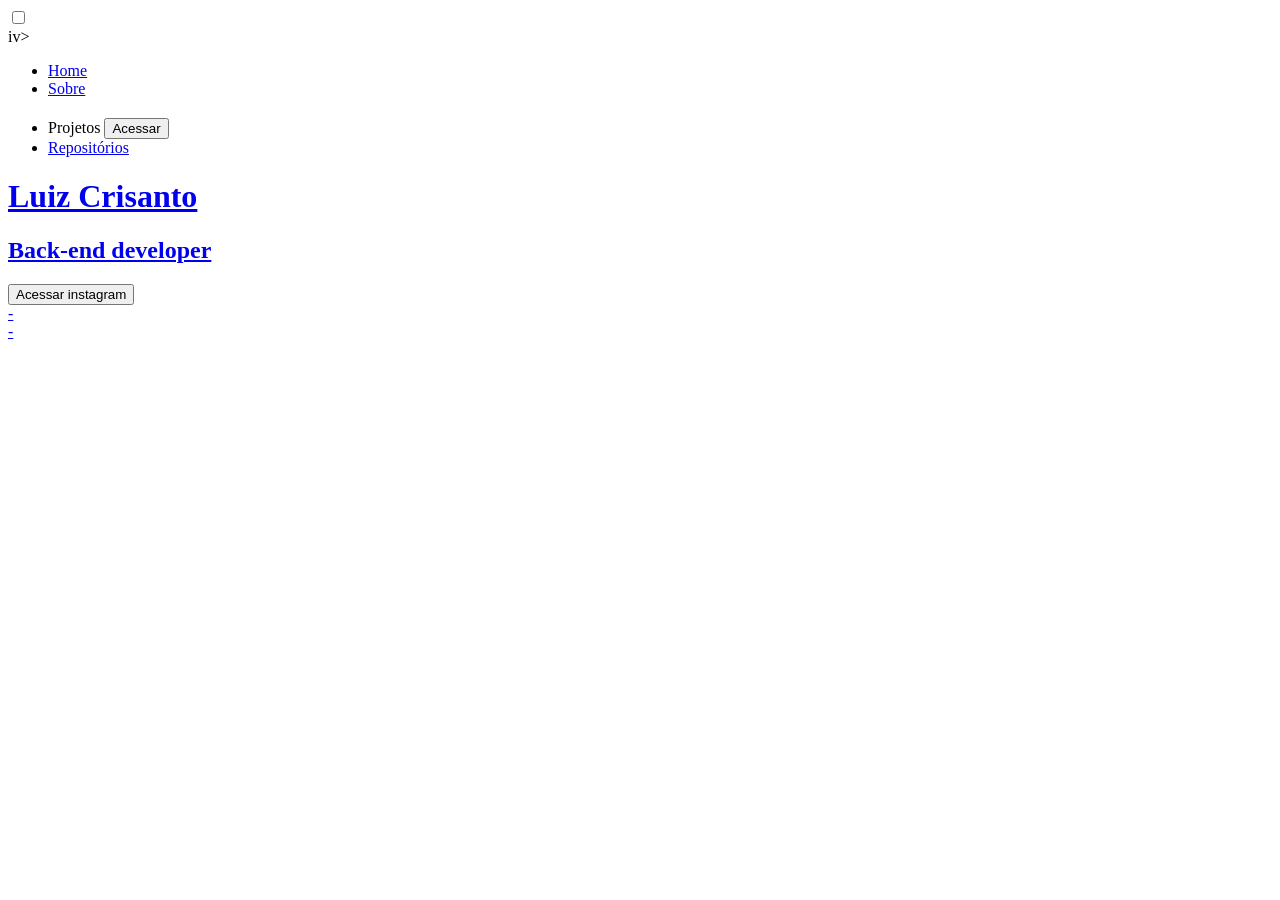
<file: VIDEOSPROJECTS/index.html>
<!DOCTYPE html>
<html lang="en">
<head>
    <meta charset="UTF-8">
    <meta name="viewport" content="width=devide-width, initial-scale=1.0">
    <link rel="sylesheet" href="style.css">
    <title> Meu Portfólio</title>
</head>
<body>
    <header class="header-container">
        <div class="header">
            <div class="checkbox-container">
                <div class="checkbox-wrapper">
                    <input type="checkbox" id="toggle">
                    <label class="checkbox" for="toggle"></label>
                        <div class="trace"></div>
                        <div class="trace"></div>
                        <div class="trace"></div>
                    </label>
                    <div class="menu"></div>iv>
                    <nav class="menu-items">
                        <ul>
                            <li>
                                <a href="a">Home</a>
                            </li>
                            <li>
                                <a href="a">Sobre</a>
                                <h1> </h1>
                            </li>
                            <li>
                                <a hred="a">Projetos</a>
                                <a href="https://github.com/camara0729/cadastro-filmes-CRUD"><button>Acessar</button></a>
                            </li>
                            <li>
                                <a href="a">Repositórios</a>
                                <a href="https://github.com/luizcrisantoo?tab=repositories"
                            </li>
                        </ul>
                    </nav>
                </div>
            </div>
        </div>
        <h1>Luiz Crisanto</h1>
        <h2>Back-end developer</h2>
        <div class="social-media">
            <a href = "https://instagram.com/luizcrisanto"><button>Acessar instagram</button>
            <a href = "https://github.com/luizcrisantoo"
        </div>
    </header>
    <main class="container">-
    </main>
    <footer class="footer">-
    </footer>
</body>
</html>
</file>
<file: css/styles.css>
/* ==========================================================================
   STYLES.CSS — Portfólio Luiz Eduardo
   Organização: Reset → Base → Header → Hero → Seções → Footer → Utilitários → MQ
   ========================================================================== */

@import url('variables.css');

/* ── 1. RESET / BASE ──────────────────────────────────────────────────────── */

*,
*::before,
*::after {
  margin: 0;
  padding: 0;
  box-sizing: border-box;
}

html {
  scroll-behavior: smooth;
  -webkit-text-size-adjust: 100%;
}

body {
  font-family: var(--font-body);
  font-size: var(--text-base);
  line-height: 1.7;
  color: var(--color-text);
  background-color: var(--color-bg);
  -webkit-font-smoothing: antialiased;
  -moz-osx-font-smoothing: grayscale;
  overflow-x: hidden;
}

a {
  color: var(--color-accent-light);
  text-decoration: none;
  transition: color var(--transition-fast);
}

a:hover {
  color: var(--color-accent);
}

img {
  max-width: 100%;
  height: auto;
  display: block;
}

ul, ol {
  list-style: none;
}

h1, h2, h3, h4 {
  font-family: var(--font-heading);
  color: var(--color-text-heading);
  font-weight: 700;
  line-height: 1.2;
}

::selection {
  background-color: var(--color-accent);
  color: #fff;
}

/* ── 2. CONTAINER / LAYOUT ────────────────────────────────────────────────── */

.container {
  width: 100%;
  max-width: var(--max-width);
  margin: 0 auto;
  padding: 0 var(--space-lg);
}

.section {
  padding: var(--space-4xl) 0;
}

.section__title {
  font-size: var(--text-3xl);
  margin-bottom: var(--space-sm);
  position: relative;
  display: inline-block;
}

.section__title::after {
  content: '';
  display: block;
  width: 60px;
  height: 3px;
  background: var(--color-accent);
  margin-top: var(--space-sm);
  border-radius: 2px;
}

.section__subtitle {
  color: var(--color-text-muted);
  font-size: var(--text-lg);
  margin-bottom: var(--space-3xl);
  max-width: 600px;
}

/* ── 3. HEADER / NAV ──────────────────────────────────────────────────────── */

.header {
  position: fixed;
  top: 0;
  left: 0;
  width: 100%;
  z-index: 1000;
  background: rgba(10, 10, 15, 0.85);
  backdrop-filter: blur(12px);
  -webkit-backdrop-filter: blur(12px);
  border-bottom: 1px solid transparent;
  transition: border-color var(--transition-base);
}

.header--scrolled {
  border-bottom-color: var(--color-border);
}

.header__inner {
  display: flex;
  align-items: center;
  justify-content: space-between;
  height: 72px;
}

.header__logo {
  font-size: var(--text-xl);
  font-weight: 700;
  color: var(--color-text-heading);
  letter-spacing: -0.5px;
}

.header__logo span {
  color: var(--color-accent);
}

.nav__list {
  display: flex;
  gap: var(--space-xl);
}

.nav__link {
  color: var(--color-text-muted);
  font-size: var(--text-sm);
  font-weight: 500;
  text-transform: uppercase;
  letter-spacing: 1px;
  transition: color var(--transition-fast);
  position: relative;
}

.nav__link::after {
  content: '';
  position: absolute;
  bottom: -4px;
  left: 0;
  width: 0;
  height: 2px;
  background: var(--color-accent);
  transition: width var(--transition-base);
}

.nav__link:hover,
.nav__link--active {
  color: var(--color-text-heading);
}

.nav__link:hover::after,
.nav__link--active::after {
  width: 100%;
}

/* Hamburger */
.nav__toggle {
  display: none;
  flex-direction: column;
  gap: 5px;
  background: none;
  border: none;
  cursor: pointer;
  padding: var(--space-sm);
  z-index: 1001;
}

.nav__toggle span {
  display: block;
  width: 24px;
  height: 2px;
  background: var(--color-text);
  border-radius: 2px;
  transition: transform var(--transition-base), opacity var(--transition-fast);
}

.nav__toggle--active span:nth-child(1) {
  transform: rotate(45deg) translate(5px, 5px);
}

.nav__toggle--active span:nth-child(2) {
  opacity: 0;
}

.nav__toggle--active span:nth-child(3) {
  transform: rotate(-45deg) translate(5px, -5px);
}

/* ── 4. HERO ──────────────────────────────────────────────────────────────── */

/* ── Hero: asymmetric two-column layout ── */

.hero {
  display: flex;
  align-items: center;
  padding-top: calc(72px + var(--space-2xl));
  padding-bottom: var(--space-2xl);
  position: relative;
  overflow: hidden;
}

.hero__grid {
  display: grid;
  grid-template-columns: 1fr;
  gap: var(--space-2xl);
  align-items: center;
}

.hero__content {
  position: relative;
  z-index: 1;
}

.hero__intro {
  font-family: var(--font-mono);
  font-size: var(--text-sm);
  color: var(--color-accent-light);
  letter-spacing: 0.05em;
  margin-bottom: var(--space-md);
}

.hero__title {
  font-size: var(--text-3xl);
  font-weight: 800;
  line-height: 1.15;
  letter-spacing: -0.5px;
  margin-bottom: var(--space-lg);
  color: var(--color-text-heading);
}

.hero__title-accent {
  color: var(--color-accent);
}

.hero__description {
  font-size: var(--text-lg);
  color: var(--color-text-muted);
  max-width: 480px;
  margin-bottom: var(--space-xl);
  line-height: 1.7;
}

.hero__actions {
  display: flex;
  flex-wrap: wrap;
  align-items: center;
  gap: var(--space-lg);
}

.hero__cta {
  display: inline-flex;
  align-items: center;
  gap: var(--space-sm);
  background: var(--color-accent);
  color: #fff;
  padding: var(--space-md) var(--space-xl);
  border-radius: var(--border-radius);
  font-weight: 600;
  font-size: var(--text-base);
  transition: transform var(--transition-fast), box-shadow var(--transition-base);
  border: none;
  cursor: pointer;
}

.hero__cta:hover {
  transform: translateY(-2px);
  box-shadow: var(--shadow-glow);
  color: #fff;
}

.hero__cta svg {
  width: 18px;
  height: 18px;
  transition: transform var(--transition-fast);
}

.hero__cta:hover svg {
  transform: translateX(4px);
}

.hero__signal {
  display: inline-flex;
  align-items: center;
  gap: var(--space-sm);
  font-size: var(--text-sm);
  color: var(--color-text-muted);
}

.hero__signal-dot {
  width: 8px;
  height: 8px;
  background: var(--color-success);
  border-radius: 50%;
  animation: pulse 2s infinite;
}

@keyframes pulse {
  0%, 100% { opacity: 1; }
  50% { opacity: 0.4; }
}

.hero__visual {
  display: flex;
  justify-content: center;
}

.hero__photo {
  width: 220px;
  height: 220px;
  border-radius: 20px;
  object-fit: cover;
  filter: grayscale(20%);
  border: 2px solid var(--color-border);
  transition: filter var(--transition-base);
}

.hero__photo:hover {
  filter: grayscale(0%);
}

/* ── 5. PROJETOS ──────────────────────────────────────────────────────────── */

.projects {
  background: var(--color-surface);
}

.projects__grid {
  display: grid;
  gap: var(--space-3xl);
}

.project-card {
  background: var(--color-bg);
  border: 1px solid var(--color-border);
  border-radius: var(--border-radius-lg);
  overflow: hidden;
  transition: border-color var(--transition-base), box-shadow var(--transition-base);
}

.project-card:hover {
  border-color: var(--color-accent);
  box-shadow: var(--shadow-glow);
}

.project-card__slider {
  position: relative;
  width: 100%;
  aspect-ratio: 16 / 10;
  overflow: hidden;
  cursor: col-resize;
  user-select: none;
  -webkit-user-select: none;
}

.project-card__img {
  position: absolute;
  top: 0;
  left: 0;
  width: 100%;
  height: 100%;
  object-fit: cover;
}

.project-card__img--after {
  clip-path: inset(0 50% 0 0);
}

/* Labels "Antes" e "Depois" */
.project-card__label {
  position: absolute;
  top: var(--space-md);
  padding: var(--space-xs) var(--space-md);
  border-radius: var(--border-radius-sm);
  font-size: var(--text-xs);
  font-weight: 700;
  text-transform: uppercase;
  letter-spacing: 1px;
  z-index: 5;
  pointer-events: none;
  font-family: var(--font-mono);
}

.project-card__label--before {
  right: var(--space-md);
  background: var(--color-label-before);
  color: #fff;
}

.project-card__label--after {
  left: var(--space-md);
  background: var(--color-label-after);
  color: #fff;
}

/* Divisor do slider */
.project-card__divider {
  position: absolute;
  top: 0;
  left: 50%;
  width: 3px;
  height: 100%;
  background: #fff;
  z-index: 10;
  pointer-events: none;
  transform: translateX(-50%);
  box-shadow: 0 0 8px rgba(0, 0, 0, 0.5);
}

.project-card__handle {
  position: absolute;
  top: 50%;
  left: 50%;
  transform: translate(-50%, -50%);
  width: 44px;
  height: 44px;
  background: #fff;
  border-radius: 50%;
  display: flex;
  align-items: center;
  justify-content: center;
  z-index: 11;
  pointer-events: none;
  box-shadow: var(--shadow-md);
  transition: transform var(--transition-fast);
}

.project-card__handle svg {
  width: 20px;
  height: 20px;
  color: var(--color-bg);
}

.project-card__slider:hover .project-card__handle,
.project-card__slider:active .project-card__handle {
  transform: translate(-50%, -50%) scale(1.1);
}

/* Estado de arraste ativo — classe adicionada via JS */
.project-card__slider--dragging .project-card__handle {
  transform: translate(-50%, -50%) scale(1.15);
  box-shadow: var(--shadow-glow), var(--shadow-md);
  background: var(--color-accent-light);
}

.project-card__slider--dragging .project-card__handle svg {
  color: #fff;
}

.project-card__slider--dragging .project-card__divider {
  background: var(--color-accent-light);
  box-shadow: 0 0 12px var(--color-accent-glow);
}

/* Input range invisível sobre o slider */
.project-card__range {
  position: absolute;
  top: 0;
  left: 0;
  width: 100%;
  height: 100%;
  opacity: 0;
  cursor: col-resize;
  z-index: 20;
  margin: 0;
  -webkit-appearance: none;
  appearance: none;
  touch-action: none;
}

.project-card__range::-webkit-slider-thumb {
  -webkit-appearance: none;
  width: 44px;
  height: 100%;
  cursor: col-resize;
}

/* Conteúdo do card */
.project-card__body {
  padding: var(--space-xl);
}

.project-card__tag {
  display: inline-block;
  background: var(--color-accent-glow);
  color: var(--color-accent-light);
  padding: var(--space-xs) var(--space-md);
  border-radius: 999px;
  font-size: var(--text-xs);
  font-weight: 600;
  font-family: var(--font-mono);
  margin-bottom: var(--space-md);
  text-transform: uppercase;
  letter-spacing: 0.5px;
}

.project-card__title {
  font-size: var(--text-2xl);
  margin-bottom: var(--space-sm);
}

.project-card__desc {
  color: var(--color-text-muted);
  font-size: var(--text-base);
  line-height: 1.7;
  margin-bottom: var(--space-lg);
}

.project-card__tech {
  display: flex;
  flex-wrap: wrap;
  gap: var(--space-sm);
}

.project-card__tech-item {
  background: var(--color-surface-alt);
  color: var(--color-text-muted);
  padding: var(--space-xs) var(--space-sm);
  border-radius: var(--border-radius-sm);
  font-size: var(--text-xs);
  font-family: var(--font-mono);
}

.project-card__link {
  display: inline-flex;
  align-items: center;
  gap: var(--space-sm);
  margin-top: var(--space-lg);
  color: var(--color-accent-light);
  font-weight: 600;
  font-size: var(--text-sm);
  padding: var(--space-sm) var(--space-md);
  border: 1px solid var(--color-accent);
  border-radius: var(--border-radius-sm);
  transition: background var(--transition-fast), color var(--transition-fast), transform var(--transition-fast);
}

.project-card__link:hover {
  background: var(--color-accent);
  color: #fff;
  transform: translateY(-2px);
}

.project-card__link svg {
  transition: transform var(--transition-fast);
}

.project-card__link:hover svg {
  transform: translate(2px, -2px);
}

/* ── 5b. FILTROS DE PROJETOS ─────────────────────────────────────────────── */

.projects__filters {
  display: flex;
  gap: var(--space-sm);
  margin-bottom: var(--space-2xl);
  flex-wrap: wrap;
}

.filter-btn {
  background: transparent;
  border: 1px solid var(--color-border);
  color: var(--color-text-muted);
  padding: var(--space-xs) var(--space-lg);
  border-radius: 999px;
  font-size: var(--text-sm);
  font-weight: 500;
  font-family: var(--font-body);
  cursor: pointer;
  transition: background var(--transition-fast), color var(--transition-fast), border-color var(--transition-fast);
}

.filter-btn:hover {
  border-color: var(--color-accent);
  color: var(--color-text-heading);
}

.filter-btn:focus-visible {
  outline: 2px solid var(--color-accent);
  outline-offset: 2px;
}

.filter-btn--active {
  background: var(--color-accent);
  border-color: var(--color-accent);
  color: #fff;
}

/* Card oculto pelo filtro — !important garante prioridade sobre media queries */
.project-card--hidden {
  display: none !important;
}

/* Animação ao aparecer */
@keyframes fadeIn {
  from { opacity: 0; transform: translateY(12px); }
  to { opacity: 1; transform: translateY(0); }
}

.project-card--show {
  animation: fadeIn 0.3s ease forwards;
}

/* ── 5c. SHOWCASE CARD (projetos sem antes/depois) ──────────────────────── */

.project-card__preview {
  position: relative;
  width: 100%;
  aspect-ratio: 16 / 10;
  overflow: hidden;
  display: flex;
  align-items: center;
  justify-content: center;
}

.project-card__preview-bg {
  position: absolute;
  inset: 0;
  opacity: 0.9;
}

.project-card__preview-label {
  position: relative;
  z-index: 2;
  font-family: var(--font-heading);
  font-size: var(--text-2xl);
  font-weight: 800;
  color: #fff;
  letter-spacing: -0.5px;
  text-shadow: 0 2px 8px rgba(0, 0, 0, 0.3);
}

.project-card__preview-type {
  position: absolute;
  top: var(--space-md);
  left: var(--space-md);
  z-index: 3;
  background: rgba(0, 0, 0, 0.4);
  backdrop-filter: blur(8px);
  -webkit-backdrop-filter: blur(8px);
  color: #fff;
  padding: var(--space-xs) var(--space-md);
  border-radius: var(--border-radius-sm);
  font-size: var(--text-xs);
  font-weight: 600;
  font-family: var(--font-mono);
  text-transform: uppercase;
  letter-spacing: 1px;
}

/* Cores dos showcase por projeto */
.project-card__preview--medico     { background: linear-gradient(135deg, #2E7D6B, #1a5c4e); }
.project-card__preview--italiano   { background: linear-gradient(135deg, #b8860b, #8B6914); }
.project-card__preview--mexicano   { background: linear-gradient(135deg, #c0392b, #922B21); }
.project-card__preview--confeitaria { background: linear-gradient(135deg, #4A2F22, #6B4330); }
.project-card__preview--app        { background: linear-gradient(135deg, #1a1a2e, #0d0d0d); }

/* ── 5d. SHOWCASE GALLERY (marquee 3D) ───────────────────────────────────── */

.showcase {
  padding: var(--space-2xl) 0;
  overflow: hidden;
  -webkit-mask-image: linear-gradient(90deg, transparent, #000 8%, #000 92%, transparent);
  mask-image: linear-gradient(90deg, transparent, #000 8%, #000 92%, transparent);
}

.showcase__track {
  display: flex;
  gap: var(--space-lg);
  width: max-content;
  animation: showcase-scroll 40s linear infinite;
}

.showcase__img {
  flex: 0 0 320px;
  height: 200px;
  object-fit: cover;
  border-radius: var(--border-radius-lg);
  border: 1px solid var(--color-border);
  transition: transform 0.4s ease, border-color 0.4s ease, box-shadow 0.4s ease;
}

.showcase__img:hover {
  transform: scale(1.05) translateY(-4px);
  border-color: var(--color-accent);
  box-shadow: var(--shadow-glow);
}

@keyframes showcase-scroll {
  0% { transform: translateX(0); }
  100% { transform: translateX(-50%); }
}

/* ── 5e. STATS (contadores) ─────────────────────────────────────────────── */

.stats {
  padding: var(--space-xl) 0 var(--space-2xl);
}

.stats__grid {
  display: grid;
  grid-template-columns: repeat(2, 1fr);
  gap: var(--space-lg);
  text-align: center;
}

.stats__item {
  padding: var(--space-lg) var(--space-md);
}

.stats__number-wrap {
  display: flex;
  align-items: baseline;
  justify-content: center;
  gap: 2px;
  margin-bottom: var(--space-xs);
}

.stats__number {
  font-family: var(--font-heading);
  font-size: clamp(2.5rem, 5vw, 3.5rem);
  font-weight: 900;
  color: var(--color-accent);
  line-height: 1;
}

.stats__prefix,
.stats__suffix {
  font-family: var(--font-heading);
  font-size: clamp(1.5rem, 3vw, 2rem);
  font-weight: 700;
  color: var(--color-accent);
  line-height: 1;
}

.stats__label {
  font-size: var(--text-sm);
  color: var(--color-muted);
  letter-spacing: 0.02em;
}

/* ── 6. EXPERIÊNCIA (TIMELINE) ────────────────────────────────────────────── */

.experience__timeline {
  position: relative;
  padding-left: var(--space-2xl);
}

.experience__timeline::before {
  content: '';
  position: absolute;
  top: 0;
  left: 8px;
  width: 2px;
  height: 100%;
  background: var(--color-border);
}

.timeline-item {
  position: relative;
  margin-bottom: var(--space-3xl);
}

.timeline-item:last-child {
  margin-bottom: 0;
}

.timeline-item__dot {
  position: absolute;
  top: 6px;
  left: calc(-1 * var(--space-2xl) + 2px);
  width: 14px;
  height: 14px;
  border-radius: 50%;
  background: var(--color-accent);
  border: 3px solid var(--color-bg);
  z-index: 1;
}

.timeline-item__period {
  font-family: var(--font-mono);
  font-size: var(--text-xs);
  color: var(--color-accent-light);
  margin-bottom: var(--space-xs);
  text-transform: uppercase;
  letter-spacing: 1px;
}

.timeline-item__role {
  font-size: var(--text-xl);
  font-weight: 700;
  margin-bottom: var(--space-xs);
}

.timeline-item__company {
  color: var(--color-text-muted);
  font-size: var(--text-base);
  margin-bottom: var(--space-md);
}

.timeline-item__desc {
  color: var(--color-text-muted);
  font-size: var(--text-sm);
  line-height: 1.8;
}

/* ── 6b. CTA — CHAMADA PARA AÇÃO ─────────────────────────────────────────── */

.cta {
  padding: var(--space-4xl) 0;
  background: linear-gradient(135deg, var(--color-accent-glow) 0%, var(--color-bg) 50%, var(--color-accent-glow) 100%);
  position: relative;
  overflow: hidden;
}

.cta::before {
  content: '';
  position: absolute;
  top: 0;
  left: 0;
  right: 0;
  bottom: 0;
  background: radial-gradient(ellipse at 50% 50%, var(--color-accent-glow) 0%, transparent 70%);
  pointer-events: none;
}

.cta__content {
  text-align: center;
  position: relative;
  z-index: 1;
  max-width: 640px;
}

.cta__title {
  font-size: var(--text-3xl);
  font-weight: 800;
  margin-bottom: var(--space-lg);
  color: var(--color-text-heading);
}

.cta__desc {
  font-size: var(--text-lg);
  color: var(--color-text-muted);
  line-height: 1.8;
  margin-bottom: var(--space-2xl);
}

.cta__actions {
  display: flex;
  gap: var(--space-md);
  justify-content: center;
  flex-wrap: wrap;
}

.cta__btn {
  display: inline-flex;
  align-items: center;
  gap: var(--space-sm);
  padding: var(--space-md) var(--space-xl);
  border-radius: var(--border-radius);
  font-weight: 600;
  font-size: var(--text-base);
  transition: transform var(--transition-fast), box-shadow var(--transition-base);
  cursor: pointer;
  border: none;
  text-decoration: none;
}

.cta__btn:hover {
  transform: translateY(-2px);
}

.cta__btn--whatsapp {
  background: #25D366;
  color: #fff;
}

.cta__btn--whatsapp:hover {
  box-shadow: 0 4px 20px rgba(37, 211, 102, 0.4);
  color: #fff;
}

.cta__btn--email {
  background: var(--color-accent);
  color: #fff;
}

.cta__btn--email:hover {
  box-shadow: var(--shadow-glow);
  color: #fff;
}

/* ── 7. CONTATO ───────────────────────────────────────────────────────────── */

.contact {
  background: var(--color-surface);
}

.contact__grid {
  display: grid;
  grid-template-columns: 1fr 1fr;
  gap: var(--space-3xl);
  align-items: start;
}

.contact__info {
  display: flex;
  flex-direction: column;
  gap: var(--space-xl);
}

.contact__item {
  display: flex;
  align-items: flex-start;
  gap: var(--space-md);
}

.contact__icon {
  width: 44px;
  height: 44px;
  background: var(--color-accent-glow);
  border-radius: var(--border-radius-sm);
  display: flex;
  align-items: center;
  justify-content: center;
  flex-shrink: 0;
}

.contact__icon svg {
  width: 20px;
  height: 20px;
  color: var(--color-accent-light);
}

.contact__item-label {
  font-size: var(--text-sm);
  color: var(--color-text-muted);
  margin-bottom: var(--space-xs);
}

.contact__item-value {
  color: var(--color-text-heading);
  font-weight: 500;
}

.contact__form {
  display: flex;
  flex-direction: column;
  gap: var(--space-md);
}

.contact__input,
.contact__textarea {
  background: var(--color-bg);
  border: 1px solid var(--color-border);
  border-radius: var(--border-radius-sm);
  padding: var(--space-md);
  color: var(--color-text);
  font-family: var(--font-body);
  font-size: var(--text-base);
  transition: border-color var(--transition-fast);
  outline: none;
}

.contact__input:focus,
.contact__textarea:focus {
  border-color: var(--color-accent);
}

.contact__textarea {
  min-height: 140px;
  resize: vertical;
}

.contact__submit {
  background: var(--color-accent);
  color: #fff;
  border: none;
  padding: var(--space-md) var(--space-xl);
  border-radius: var(--border-radius-sm);
  font-weight: 600;
  font-size: var(--text-base);
  cursor: pointer;
  transition: transform var(--transition-fast), box-shadow var(--transition-base);
  align-self: flex-start;
}

.contact__submit:hover {
  transform: translateY(-2px);
  box-shadow: var(--shadow-glow);
}

/* ── 7b. MODAL ───────────────────────────────────────────────────────────── */

.modal {
  position: fixed;
  inset: 0;
  z-index: 2000;
  display: flex;
  align-items: center;
  justify-content: center;
  opacity: 0;
  visibility: hidden;
  transition: opacity var(--transition-base), visibility var(--transition-base);
}

.modal--open {
  opacity: 1;
  visibility: visible;
}

.modal__overlay {
  position: absolute;
  inset: 0;
  background: rgba(0, 0, 0, 0.7);
  backdrop-filter: blur(4px);
  -webkit-backdrop-filter: blur(4px);
  cursor: pointer;
}

.modal__content {
  position: relative;
  background: var(--color-surface);
  border: 1px solid var(--color-border);
  border-radius: var(--border-radius-lg);
  padding: var(--space-3xl) var(--space-2xl);
  text-align: center;
  max-width: 420px;
  width: 90%;
  transform: scale(0.9);
  transition: transform var(--transition-base);
}

.modal--open .modal__content {
  transform: scale(1);
}

.modal__icon {
  display: inline-flex;
  align-items: center;
  justify-content: center;
  width: 64px;
  height: 64px;
  background: var(--color-accent-glow);
  border-radius: 50%;
  margin-bottom: var(--space-lg);
}

.modal__icon svg {
  color: var(--color-accent-light);
}

.modal__title {
  font-size: var(--text-xl);
  margin-bottom: var(--space-sm);
  color: var(--color-text-heading);
}

.modal__desc {
  color: var(--color-text-muted);
  font-size: var(--text-base);
  margin-bottom: var(--space-xl);
  line-height: 1.6;
}

.modal__btn {
  background: var(--color-accent);
  color: #fff;
  border: none;
  padding: var(--space-sm) var(--space-2xl);
  border-radius: var(--border-radius-sm);
  font-weight: 600;
  font-size: var(--text-base);
  cursor: pointer;
  transition: transform var(--transition-fast), box-shadow var(--transition-base);
}

.modal__btn:hover {
  transform: translateY(-2px);
  box-shadow: var(--shadow-glow);
}

/* ── 8. FOOTER ────────────────────────────────────────────────────────────── */

.footer {
  padding: var(--space-xl) 0;
  border-top: 1px solid var(--color-border);
  text-align: center;
}

.footer__text {
  color: var(--color-text-muted);
  font-size: var(--text-sm);
}

.footer__text a {
  color: var(--color-accent-light);
}

/* ── 9. UTILITÁRIOS ──────────────────────────────────────────────────────── */

.sr-only {
  position: absolute;
  width: 1px;
  height: 1px;
  padding: 0;
  margin: -1px;
  overflow: hidden;
  clip: rect(0, 0, 0, 0);
  white-space: nowrap;
  border: 0;
}

/* ── 10. ANIMAÇÕES (Scroll Reveal) ────────────────────────────────────────── */

.reveal {
  opacity: 0;
  transform: translateY(30px);
  transition: opacity var(--transition-slow), transform var(--transition-slow);
}

.reveal--visible {
  opacity: 1;
  transform: translateY(0);
}

/* ── 10. MEDIA QUERIES (Mobile First → Desktop) ──────────────────────────── */

/* ── Mobile (até 768px) ── */
@media (max-width: 768px) {
  .nav__list {
    position: fixed;
    top: 0;
    right: -100%;
    width: 75%;
    max-width: 300px;
    height: 100vh;
    background: var(--color-surface);
    flex-direction: column;
    padding: 100px var(--space-xl) var(--space-xl);
    gap: var(--space-lg);
    transition: right var(--transition-base);
    border-left: 1px solid var(--color-border);
  }

  .nav__list--open {
    right: 0;
  }

  .nav__toggle {
    display: flex;
  }

  .hero__title {
    font-size: clamp(1.8rem, 7vw, 2.5rem);
  }

  .hero__description {
    font-size: var(--text-base);
  }

  .hero__photo {
    width: 180px;
    height: 180px;
  }

  .contact__grid {
    grid-template-columns: 1fr;
  }

  .project-card__body {
    padding: var(--space-lg);
  }

  .section {
    padding: var(--space-3xl) 0;
  }

  .section__title {
    font-size: var(--text-2xl);
  }

  .cta {
    padding: var(--space-3xl) 0;
  }

  .cta__title {
    font-size: var(--text-2xl);
  }

  .cta__actions {
    flex-direction: column;
    align-items: center;
  }

  .cta__btn {
    width: 100%;
    max-width: 300px;
    justify-content: center;
  }
}

/* ── Tablet (768px - 1024px) ── */
@media (min-width: 768px) and (max-width: 1023px) {
  .projects__grid {
    grid-template-columns: repeat(2, 1fr);
    gap: var(--space-xl);
  }

  .project-card {
    display: flex;
    flex-direction: column;
  }

  .stats__grid {
    grid-template-columns: repeat(4, 1fr);
  }

  .showcase__img {
    flex: 0 0 380px;
    height: 240px;
  }
}

/* ── Desktop (a partir de 1024px) ── */
@media (min-width: 1024px) {
  .projects__grid {
    grid-template-columns: repeat(2, 1fr);
    gap: var(--space-2xl);
  }

  .project-card {
    display: flex;
    flex-direction: column;
  }

  .project-card__slider {
    aspect-ratio: 16 / 10;
    min-height: 0;
  }

  .project-card__preview {
    aspect-ratio: 16 / 10;
  }

  .hero__grid {
    grid-template-columns: 1fr auto;
    gap: var(--space-3xl);
  }

  .hero__title {
    font-size: var(--text-5xl);
    letter-spacing: -1.5px;
  }

  .hero__photo {
    width: 300px;
    height: 300px;
    border-radius: 24px;
  }

  .stats__grid {
    grid-template-columns: repeat(4, 1fr);
    gap: var(--space-xl);
  }

  .stats__number {
    font-size: 3.5rem;
  }

  .showcase__img {
    flex: 0 0 420px;
    height: 260px;
  }
}
</file>
<file: VIDEOSPROJECTS/style.css>
/* colocar as fontes
</file>
